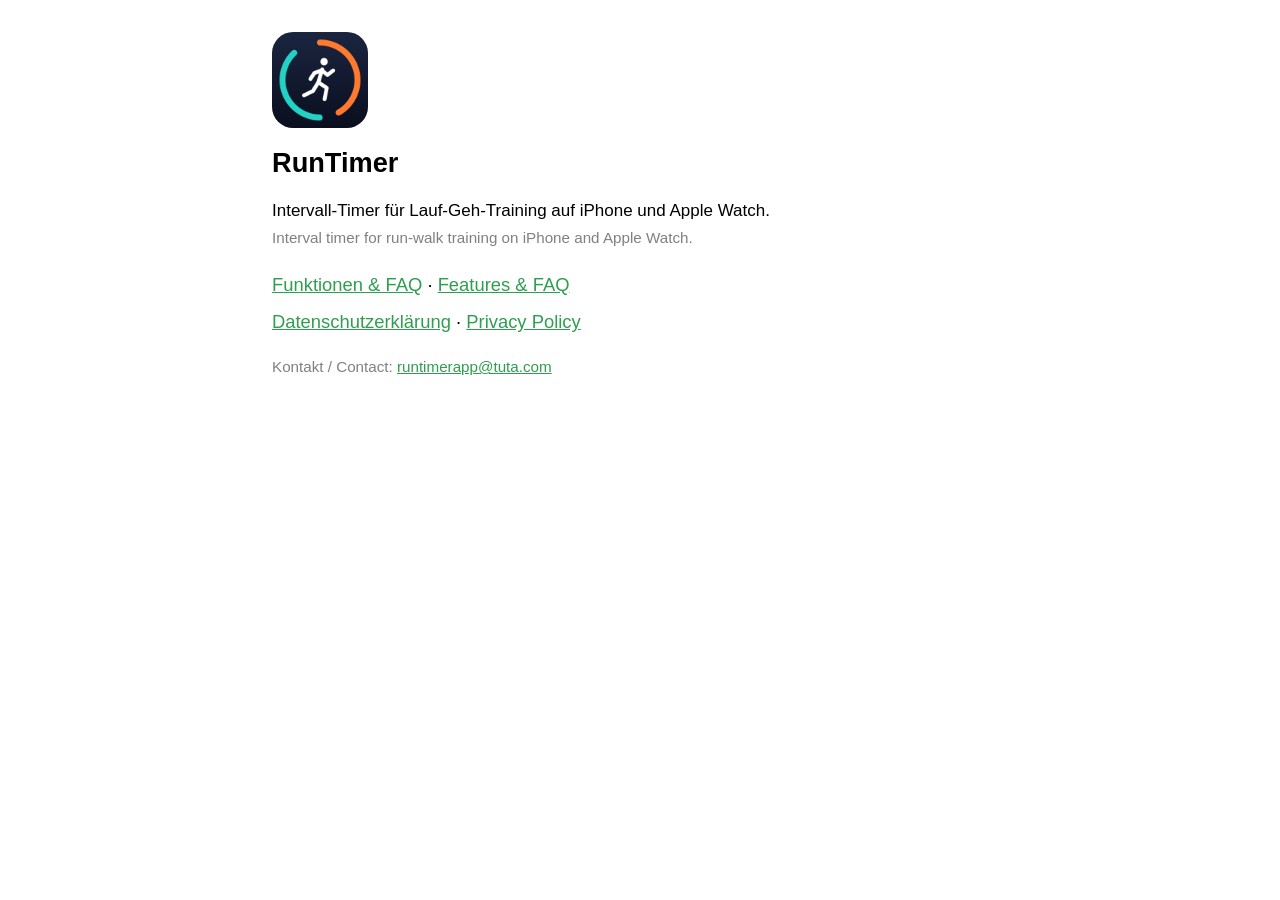
<file: index.html>
<!DOCTYPE html>
<html lang="de">
<head>
<meta charset="utf-8">
<meta name="viewport" content="width=device-width, initial-scale=1">
<title>RunTimer</title>
<link rel="stylesheet" href="style.css">
<link rel="icon" type="image/png" href="favicon.png">
<link rel="apple-touch-icon" href="apple-touch-icon.png">
</head>
<body>
<main>
<img src="logo.png" width="96" height="96" alt="RunTimer-Logo" class="logo">
<h1>RunTimer</h1>
<p>Intervall-Timer für Lauf-Geh-Training auf iPhone und Apple Watch.<br>
<span class="meta">Interval timer for run-walk training on iPhone and Apple Watch.</span></p>

<ul class="links">
  <li><a href="funktionen.html" hreflang="de">Funktionen &amp; FAQ</a> · <a href="features.html" hreflang="en">Features &amp; FAQ</a></li>
  <li><a href="datenschutz.html" hreflang="de">Datenschutzerklärung</a> · <a href="privacy.html" hreflang="en">Privacy Policy</a></li>
</ul>

<p class="meta">Kontakt / Contact: <a href="mailto:runtimerapp@tuta.com">runtimerapp@tuta.com</a></p>
</main>
</body>
</html>
</file>
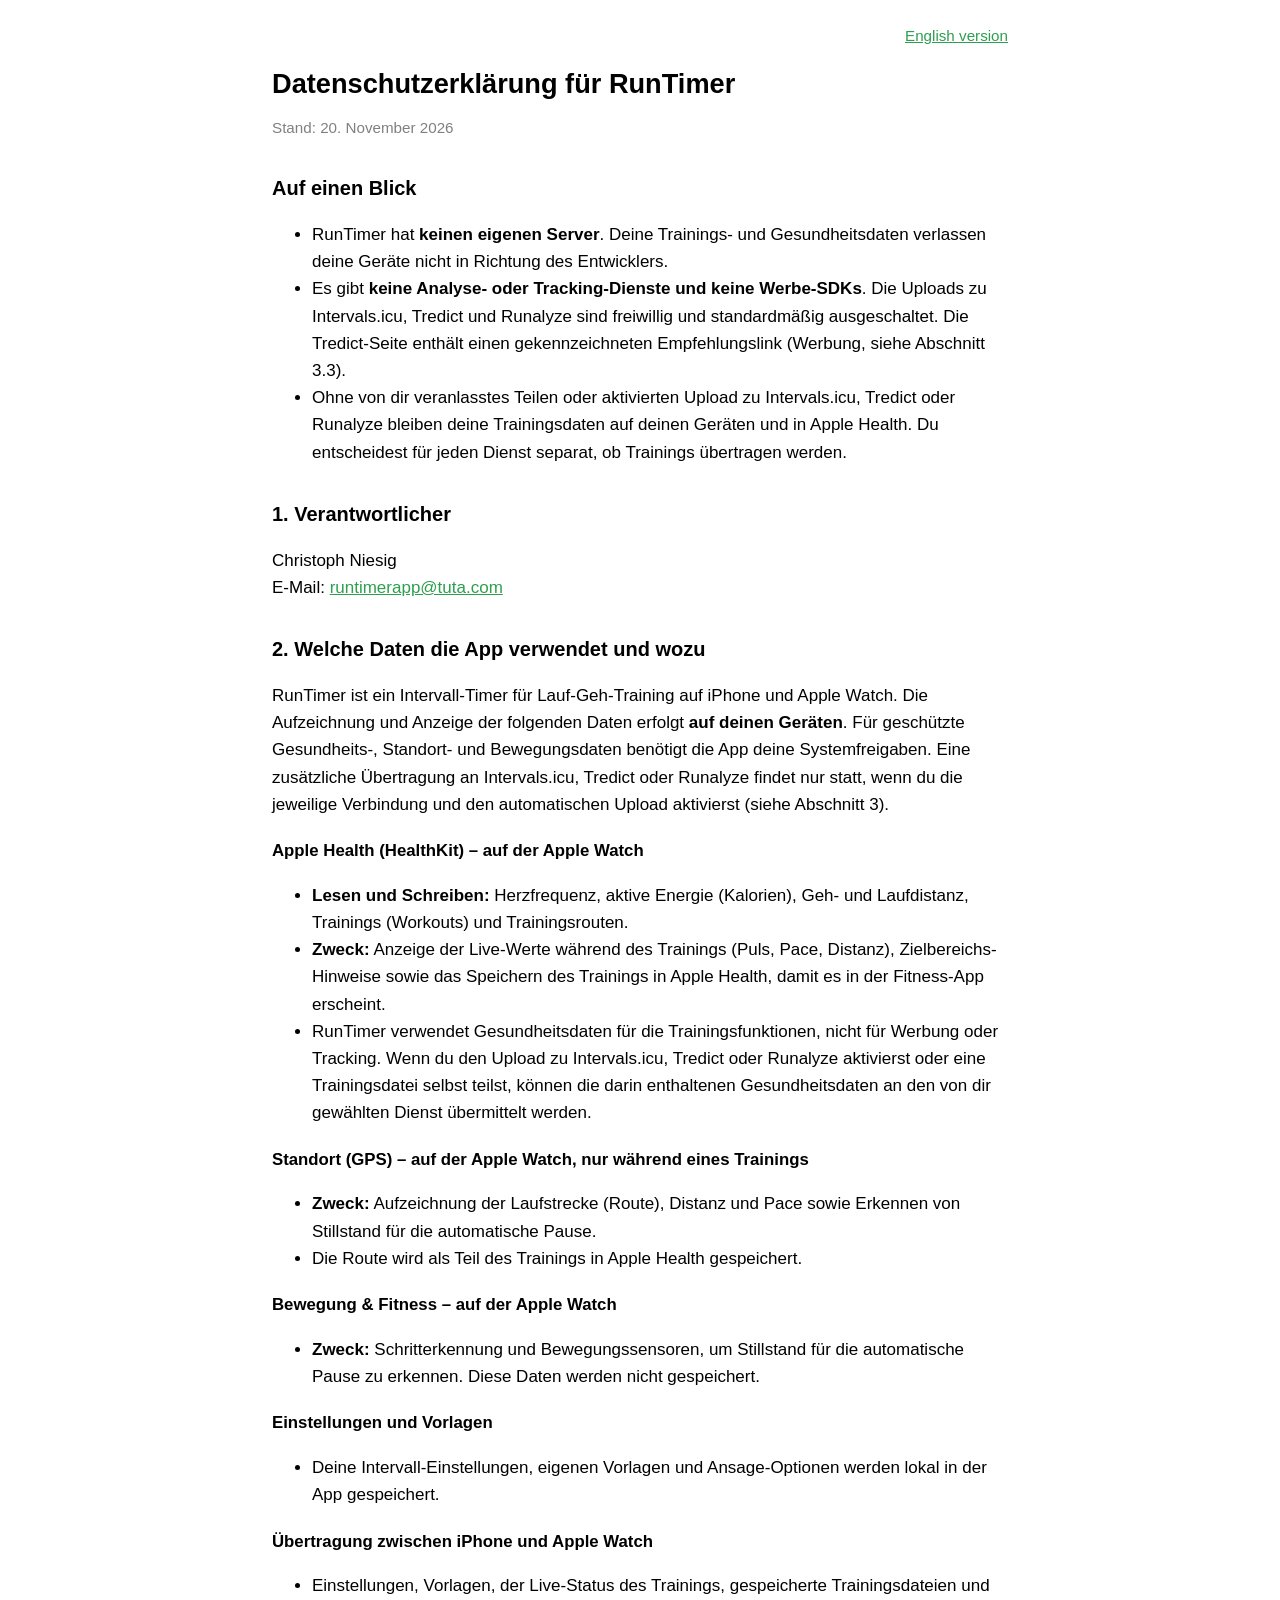
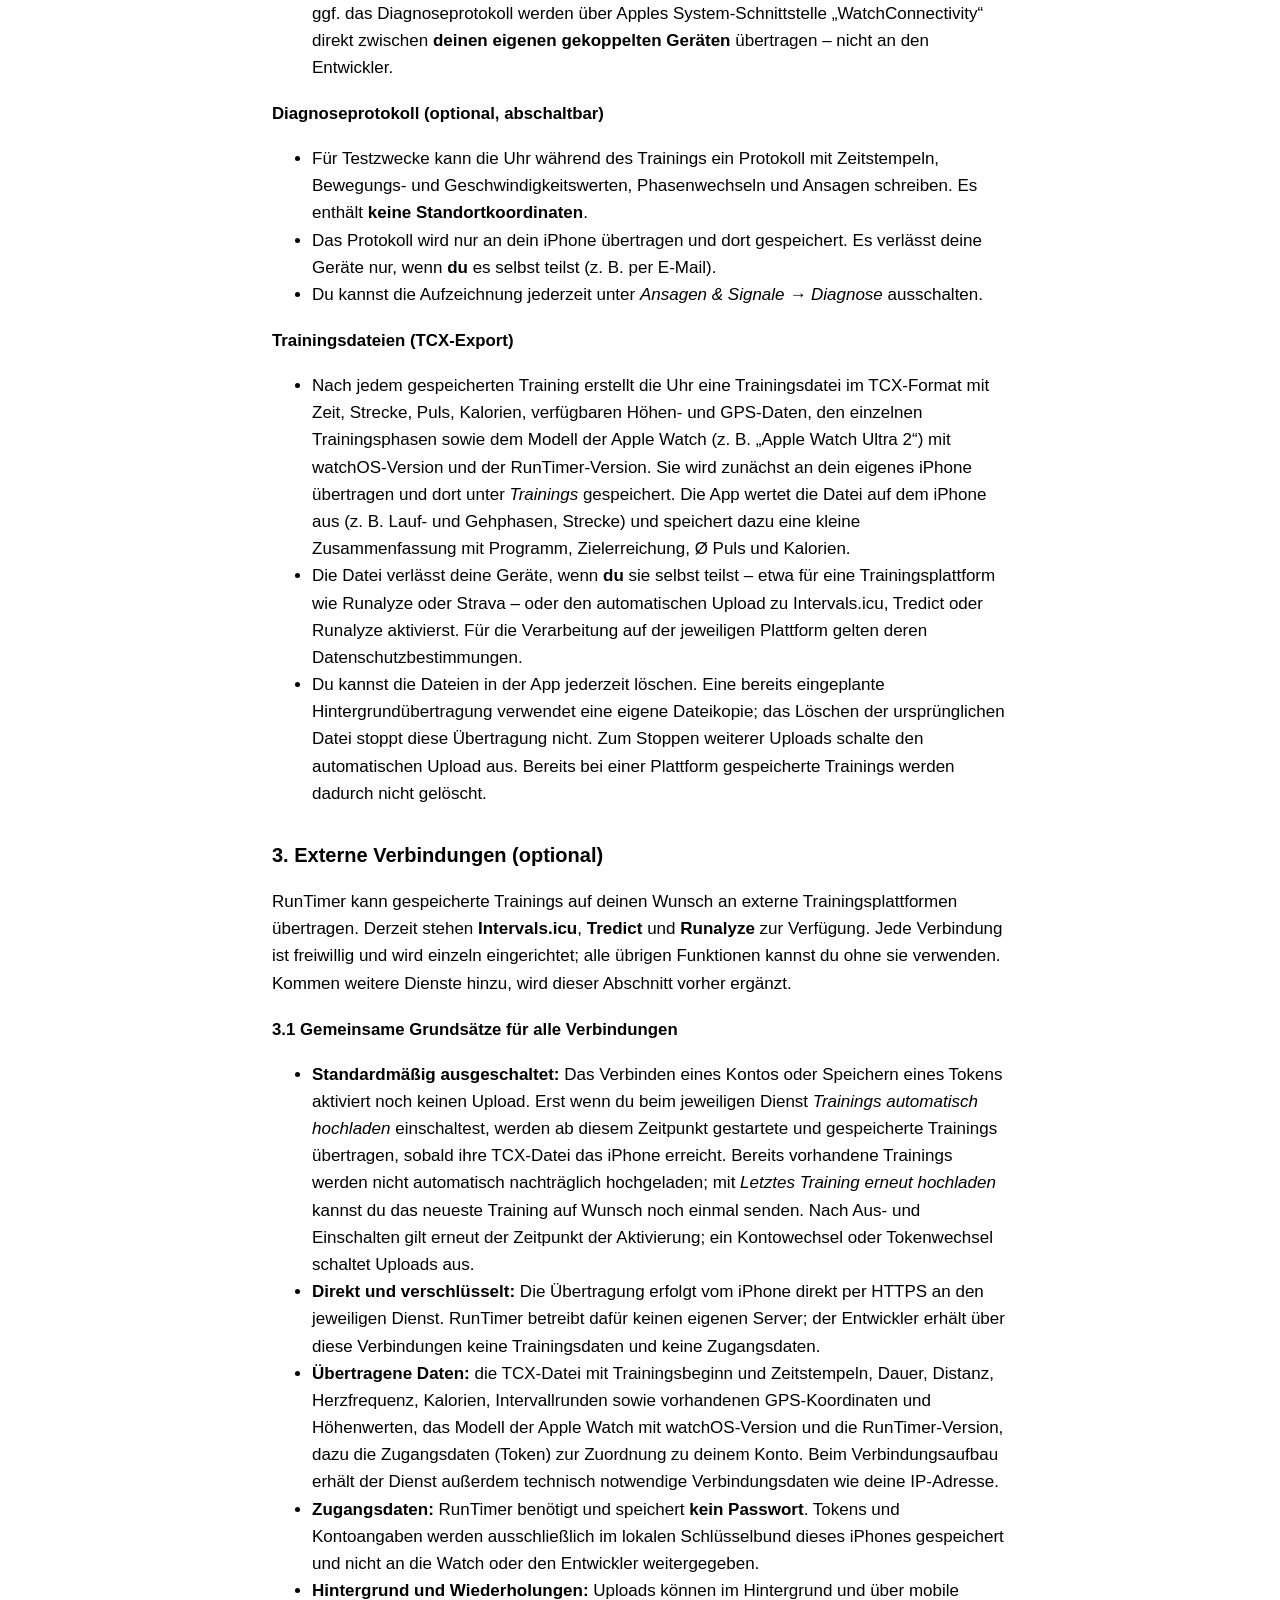
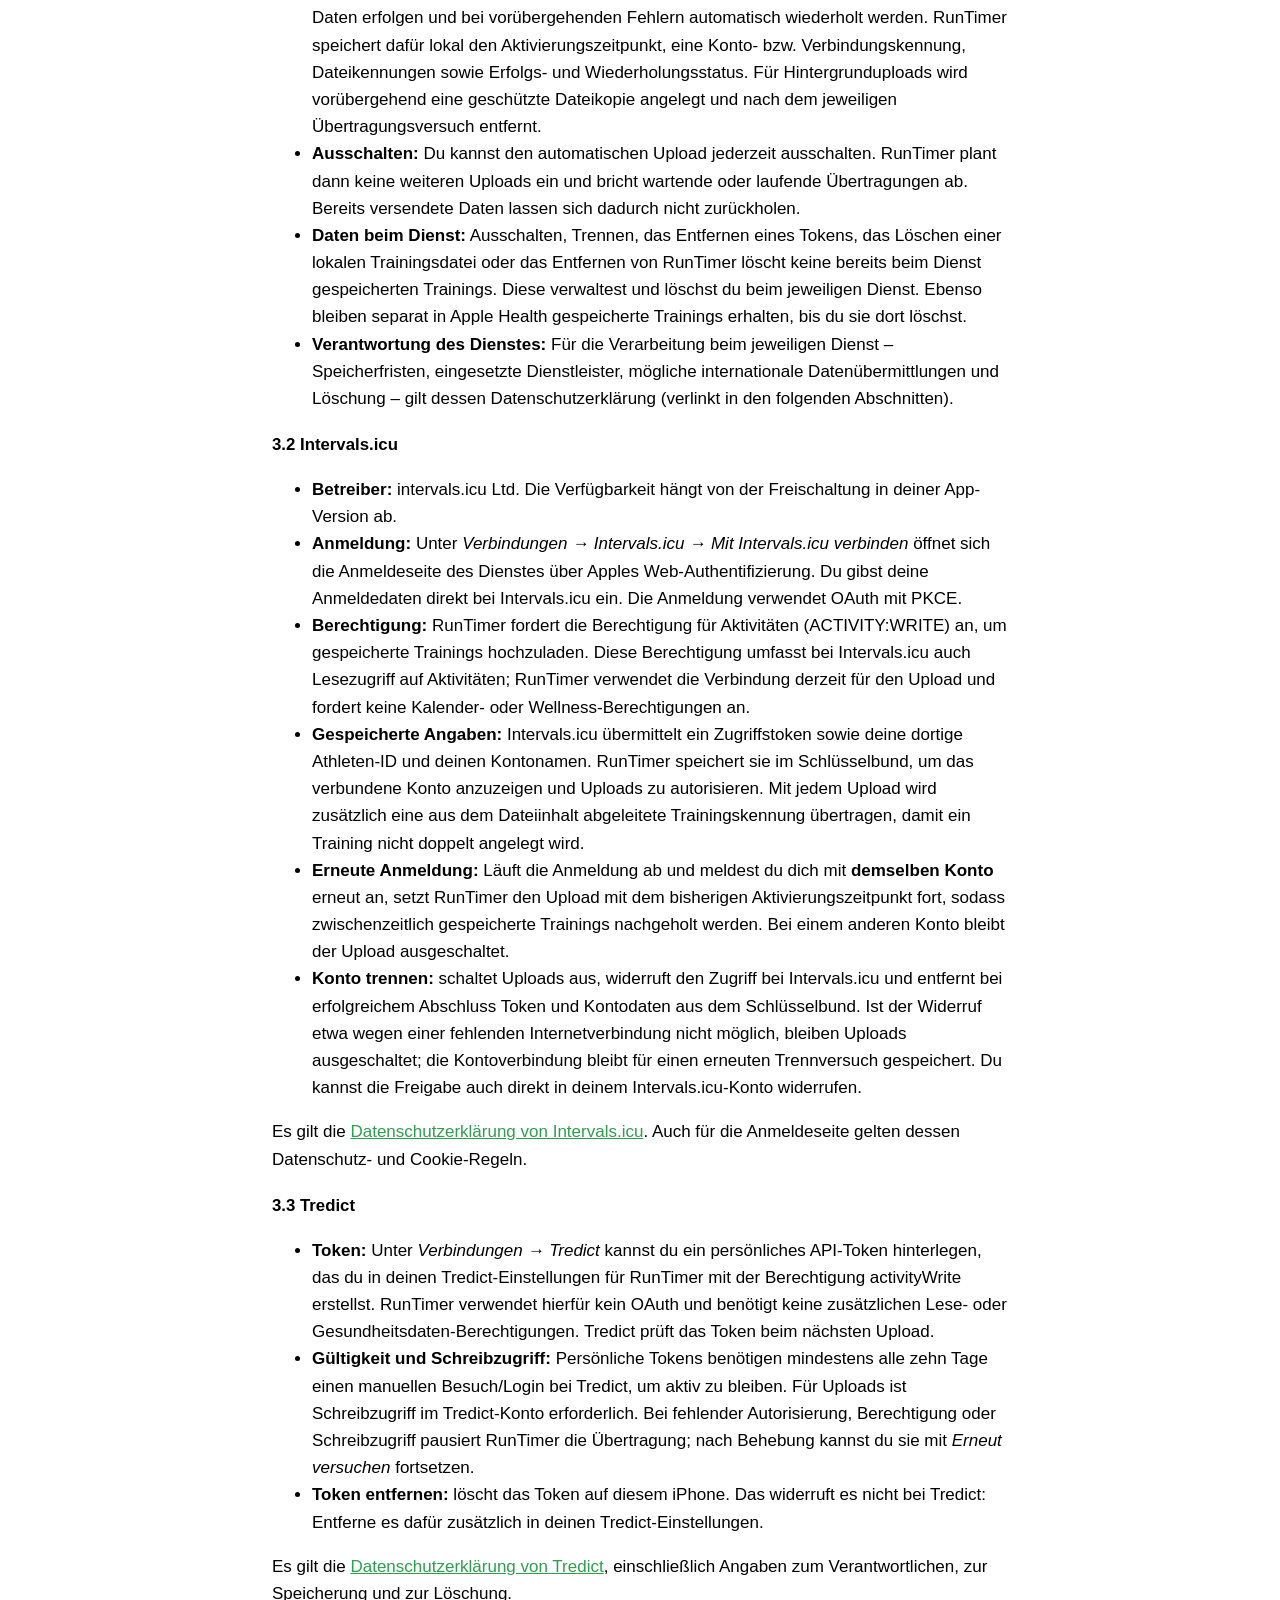
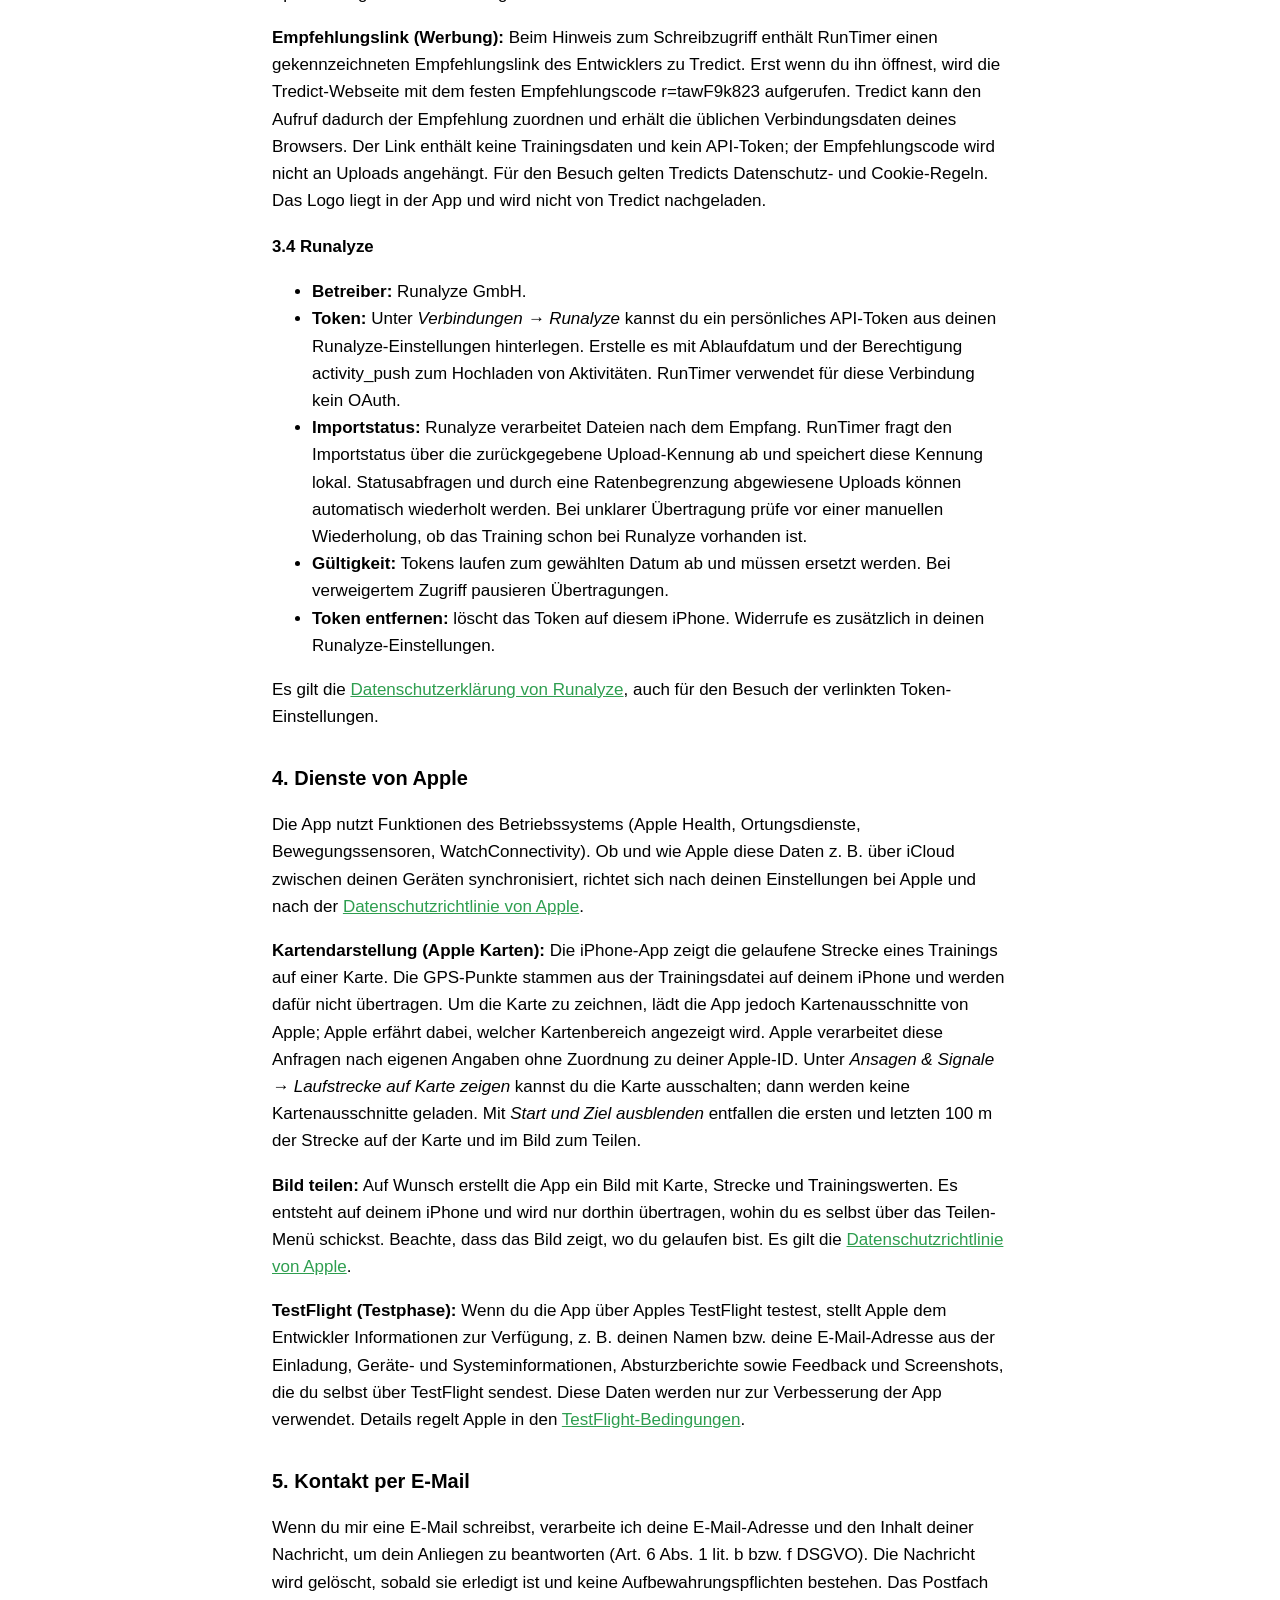
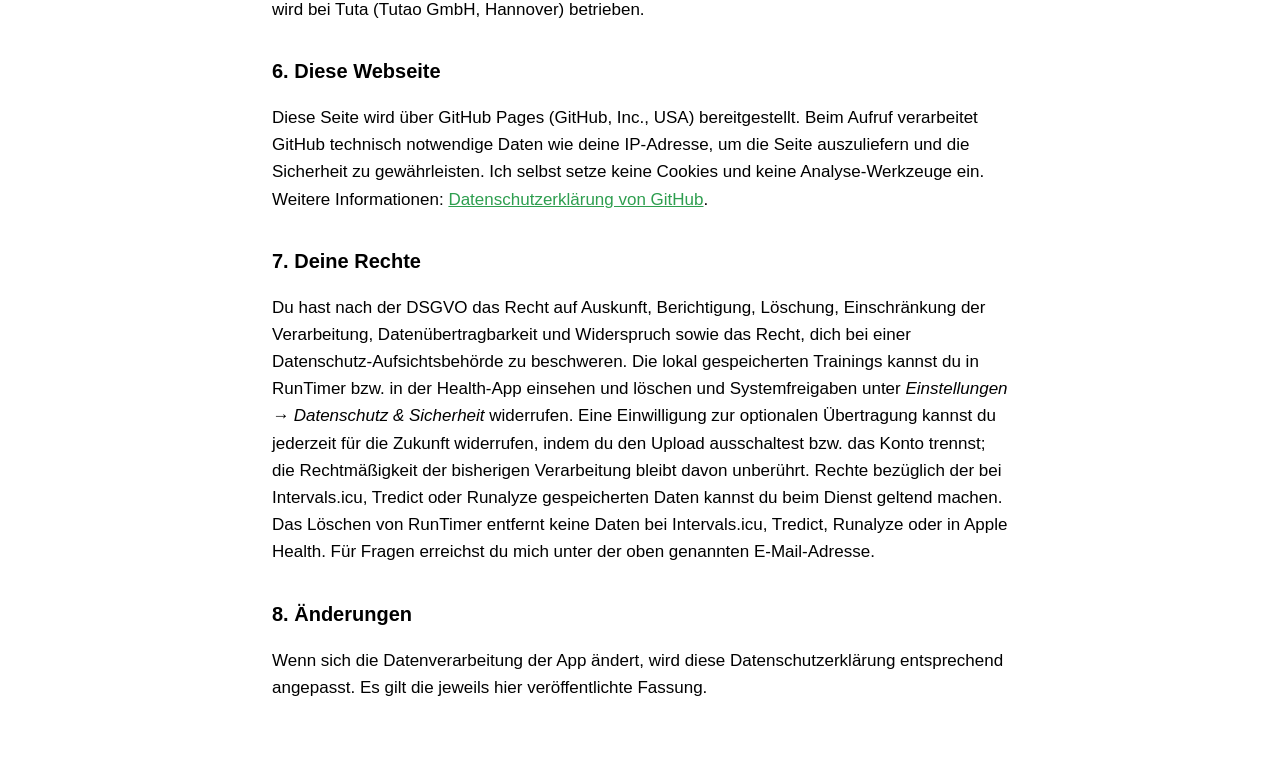
<file: datenschutz.html>
<!DOCTYPE html>
<html lang="de">
<head>
<meta charset="utf-8">
<meta name="viewport" content="width=device-width, initial-scale=1">
<title>RunTimer – Datenschutzerklärung</title>
<link rel="stylesheet" href="style.css">
<link rel="icon" type="image/png" href="favicon.png">
<link rel="apple-touch-icon" href="apple-touch-icon.png">
</head>
<body>
<main>
<p class="lang"><a href="privacy.html" hreflang="en">English version</a></p>
<h1>Datenschutzerklärung für RunTimer</h1>
<p class="meta">Stand: 20. November 2026</p>
<h2>Auf einen Blick</h2>
<ul>
  <li>RunTimer hat <b>keinen eigenen Server</b>. Deine Trainings- und Gesundheitsdaten verlassen deine Geräte nicht in Richtung des Entwicklers.</li>
  <li>Es gibt <b>keine Analyse- oder Tracking-Dienste und keine Werbe-SDKs</b>. Die Uploads zu Intervals.icu, Tredict und Runalyze sind freiwillig und standardmäßig ausgeschaltet. Die Tredict-Seite enthält einen gekennzeichneten Empfehlungslink (Werbung, siehe Abschnitt 3.3).</li>
  <li>Ohne von dir veranlasstes Teilen oder aktivierten Upload zu Intervals.icu, Tredict oder Runalyze bleiben deine Trainingsdaten auf deinen Geräten und in Apple Health. Du entscheidest für jeden Dienst separat, ob Trainings übertragen werden.</li>
</ul>
<h2>1. Verantwortlicher</h2>
<p>Christoph Niesig<br>
E-Mail: <a href="mailto:runtimerapp@tuta.com">runtimerapp@tuta.com</a></p>
<h2>2. Welche Daten die App verwendet und wozu</h2>
<p>RunTimer ist ein Intervall-Timer für Lauf-Geh-Training auf iPhone und Apple Watch. Die Aufzeichnung und Anzeige der folgenden Daten erfolgt <b>auf deinen Geräten</b>. Für geschützte Gesundheits-, Standort- und Bewegungsdaten benötigt die App deine Systemfreigaben. Eine zusätzliche Übertragung an Intervals.icu, Tredict oder Runalyze findet nur statt, wenn du die jeweilige Verbindung und den automatischen Upload aktivierst (siehe Abschnitt 3).</p>
<h3>Apple Health (HealthKit) – auf der Apple Watch</h3>
<ul>
  <li><b>Lesen und Schreiben:</b> Herzfrequenz, aktive Energie (Kalorien), Geh- und Laufdistanz, Trainings (Workouts) und Trainingsrouten.</li>
  <li><b>Zweck:</b> Anzeige der Live-Werte während des Trainings (Puls, Pace, Distanz), Zielbereichs-Hinweise sowie das Speichern des Trainings in Apple Health, damit es in der Fitness-App erscheint.</li>
  <li>RunTimer verwendet Gesundheitsdaten für die Trainingsfunktionen, nicht für Werbung oder Tracking. Wenn du den Upload zu Intervals.icu, Tredict oder Runalyze aktivierst oder eine Trainingsdatei selbst teilst, können die darin enthaltenen Gesundheitsdaten an den von dir gewählten Dienst übermittelt werden.</li>
</ul>
<h3>Standort (GPS) – auf der Apple Watch, nur während eines Trainings</h3>
<ul>
  <li><b>Zweck:</b> Aufzeichnung der Laufstrecke (Route), Distanz und Pace sowie Erkennen von Stillstand für die automatische Pause.</li>
  <li>Die Route wird als Teil des Trainings in Apple Health gespeichert.</li>
</ul>
<h3>Bewegung &amp; Fitness – auf der Apple Watch</h3>
<ul>
  <li><b>Zweck:</b> Schritterkennung und Bewegungssensoren, um Stillstand für die automatische Pause zu erkennen. Diese Daten werden nicht gespeichert.</li>
</ul>
<h3>Einstellungen und Vorlagen</h3>
<ul>
  <li>Deine Intervall-Einstellungen, eigenen Vorlagen und Ansage-Optionen werden lokal in der App gespeichert.</li>
</ul>
<h3>Übertragung zwischen iPhone und Apple Watch</h3>
<ul>
  <li>Einstellungen, Vorlagen, der Live-Status des Trainings, gespeicherte Trainingsdateien und ggf. das Diagnoseprotokoll werden über Apples System-Schnittstelle „WatchConnectivity“ direkt zwischen <b>deinen eigenen gekoppelten Geräten</b> übertragen – nicht an den Entwickler.</li>
</ul>
<h3>Diagnoseprotokoll (optional, abschaltbar)</h3>
<ul>
  <li>Für Testzwecke kann die Uhr während des Trainings ein Protokoll mit Zeitstempeln, Bewegungs- und Geschwindigkeitswerten, Phasenwechseln und Ansagen schreiben. Es enthält <b>keine Standortkoordinaten</b>.</li>
  <li>Das Protokoll wird nur an dein iPhone übertragen und dort gespeichert. Es verlässt deine Geräte nur, wenn <b>du</b> es selbst teilst (z. B. per E-Mail).</li>
  <li>Du kannst die Aufzeichnung jederzeit unter <i>Ansagen &amp; Signale </i><i>→</i><i> Diagnose</i> ausschalten.</li>
</ul>
<h3>Trainingsdateien (TCX-Export)</h3>
<ul>
  <li>Nach jedem gespeicherten Training erstellt die Uhr eine Trainingsdatei im TCX-Format mit Zeit, Strecke, Puls, Kalorien, verfügbaren Höhen- und GPS-Daten, den einzelnen Trainingsphasen sowie dem Modell der Apple Watch (z. B. „Apple Watch Ultra 2“) mit watchOS-Version und der RunTimer-Version. Sie wird zunächst an dein eigenes iPhone übertragen und dort unter <i>Trainings</i> gespeichert. Die App wertet die Datei auf dem iPhone aus (z. B. Lauf- und Gehphasen, Strecke) und speichert dazu eine kleine Zusammenfassung mit Programm, Zielerreichung, Ø Puls und Kalorien.</li>
  <li>Die Datei verlässt deine Geräte, wenn <b>du</b> sie selbst teilst – etwa für eine Trainingsplattform wie Runalyze oder Strava – oder den automatischen Upload zu Intervals.icu, Tredict oder Runalyze aktivierst. Für die Verarbeitung auf der jeweiligen Plattform gelten deren Datenschutzbestimmungen.</li>
  <li>Du kannst die Dateien in der App jederzeit löschen. Eine bereits eingeplante Hintergrundübertragung verwendet eine eigene Dateikopie; das Löschen der ursprünglichen Datei stoppt diese Übertragung nicht. Zum Stoppen weiterer Uploads schalte den automatischen Upload aus. Bereits bei einer Plattform gespeicherte Trainings werden dadurch nicht gelöscht.</li>
</ul>
<h2>3. Externe Verbindungen (optional)</h2>
<p>RunTimer kann gespeicherte Trainings auf deinen Wunsch an externe Trainingsplattformen übertragen. Derzeit stehen <b>Intervals.icu</b>, <b>Tredict</b> und <b>Runalyze</b> zur Verfügung. Jede Verbindung ist freiwillig und wird einzeln eingerichtet; alle übrigen Funktionen kannst du ohne sie verwenden. Kommen weitere Dienste hinzu, wird dieser Abschnitt vorher ergänzt.</p>

<h3>3.1 Gemeinsame Grundsätze für alle Verbindungen</h3>
<ul>
  <li><b>Standardmäßig ausgeschaltet:</b> Das Verbinden eines Kontos oder Speichern eines Tokens aktiviert noch keinen Upload. Erst wenn du beim jeweiligen Dienst <i>Trainings automatisch hochladen</i> einschaltest, werden ab diesem Zeitpunkt gestartete und gespeicherte Trainings übertragen, sobald ihre TCX-Datei das iPhone erreicht. Bereits vorhandene Trainings werden nicht automatisch nachträglich hochgeladen; mit <i>Letztes Training erneut hochladen</i> kannst du das neueste Training auf Wunsch noch einmal senden. Nach Aus- und Einschalten gilt erneut der Zeitpunkt der Aktivierung; ein Kontowechsel oder Tokenwechsel schaltet Uploads aus.</li>
  <li><b>Direkt und verschlüsselt:</b> Die Übertragung erfolgt vom iPhone direkt per HTTPS an den jeweiligen Dienst. RunTimer betreibt dafür keinen eigenen Server; der Entwickler erhält über diese Verbindungen keine Trainingsdaten und keine Zugangsdaten.</li>
  <li><b>Übertragene Daten:</b> die TCX-Datei mit Trainingsbeginn und Zeitstempeln, Dauer, Distanz, Herzfrequenz, Kalorien, Intervallrunden sowie vorhandenen GPS-Koordinaten und Höhenwerten, das Modell der Apple Watch mit watchOS-Version und die RunTimer-Version, dazu die Zugangsdaten (Token) zur Zuordnung zu deinem Konto. Beim Verbindungsaufbau erhält der Dienst außerdem technisch notwendige Verbindungsdaten wie deine IP-Adresse.</li>
  <li><b>Zugangsdaten:</b> RunTimer benötigt und speichert <b>kein Passwort</b>. Tokens und Kontoangaben werden ausschließlich im lokalen Schlüsselbund dieses iPhones gespeichert und nicht an die Watch oder den Entwickler weitergegeben.</li>
  <li><b>Hintergrund und Wiederholungen:</b> Uploads können im Hintergrund und über mobile Daten erfolgen und bei vorübergehenden Fehlern automatisch wiederholt werden. RunTimer speichert dafür lokal den Aktivierungszeitpunkt, eine Konto- bzw. Verbindungskennung, Dateikennungen sowie Erfolgs- und Wiederholungsstatus. Für Hintergrunduploads wird vorübergehend eine geschützte Dateikopie angelegt und nach dem jeweiligen Übertragungsversuch entfernt.</li>
  <li><b>Ausschalten:</b> Du kannst den automatischen Upload jederzeit ausschalten. RunTimer plant dann keine weiteren Uploads ein und bricht wartende oder laufende Übertragungen ab. Bereits versendete Daten lassen sich dadurch nicht zurückholen.</li>
  <li><b>Daten beim Dienst:</b> Ausschalten, Trennen, das Entfernen eines Tokens, das Löschen einer lokalen Trainingsdatei oder das Entfernen von RunTimer löscht keine bereits beim Dienst gespeicherten Trainings. Diese verwaltest und löschst du beim jeweiligen Dienst. Ebenso bleiben separat in Apple Health gespeicherte Trainings erhalten, bis du sie dort löschst.</li>
  <li><b>Verantwortung des Dienstes:</b> Für die Verarbeitung beim jeweiligen Dienst – Speicherfristen, eingesetzte Dienstleister, mögliche internationale Datenübermittlungen und Löschung – gilt dessen Datenschutzerklärung (verlinkt in den folgenden Abschnitten).</li>
</ul>

<h3>3.2 Intervals.icu</h3>
<ul>
  <li><b>Betreiber:</b> intervals.icu Ltd. Die Verfügbarkeit hängt von der Freischaltung in deiner App-Version ab.</li>
  <li><b>Anmeldung:</b> Unter <i>Verbindungen → Intervals.icu → Mit Intervals.icu verbinden</i> öffnet sich die Anmeldeseite des Dienstes über Apples Web-Authentifizierung. Du gibst deine Anmeldedaten direkt bei Intervals.icu ein. Die Anmeldung verwendet OAuth mit PKCE.</li>
  <li><b>Berechtigung:</b> RunTimer fordert die Berechtigung für Aktivitäten (ACTIVITY:WRITE) an, um gespeicherte Trainings hochzuladen. Diese Berechtigung umfasst bei Intervals.icu auch Lesezugriff auf Aktivitäten; RunTimer verwendet die Verbindung derzeit für den Upload und fordert keine Kalender- oder Wellness-Berechtigungen an.</li>
  <li><b>Gespeicherte Angaben:</b> Intervals.icu übermittelt ein Zugriffstoken sowie deine dortige Athleten-ID und deinen Kontonamen. RunTimer speichert sie im Schlüsselbund, um das verbundene Konto anzuzeigen und Uploads zu autorisieren. Mit jedem Upload wird zusätzlich eine aus dem Dateiinhalt abgeleitete Trainingskennung übertragen, damit ein Training nicht doppelt angelegt wird.</li>
  <li><b>Erneute Anmeldung:</b> Läuft die Anmeldung ab und meldest du dich mit <b>demselben Konto</b> erneut an, setzt RunTimer den Upload mit dem bisherigen Aktivierungszeitpunkt fort, sodass zwischenzeitlich gespeicherte Trainings nachgeholt werden. Bei einem anderen Konto bleibt der Upload ausgeschaltet.</li>
  <li><b>Konto trennen:</b> schaltet Uploads aus, widerruft den Zugriff bei Intervals.icu und entfernt bei erfolgreichem Abschluss Token und Kontodaten aus dem Schlüsselbund. Ist der Widerruf etwa wegen einer fehlenden Internetverbindung nicht möglich, bleiben Uploads ausgeschaltet; die Kontoverbindung bleibt für einen erneuten Trennversuch gespeichert. Du kannst die Freigabe auch direkt in deinem Intervals.icu-Konto widerrufen.</li>
</ul>
<p>Es gilt die <a href="https://www.intervals.icu/privacy-policy/">Datenschutzerklärung von Intervals.icu</a>. Auch für die Anmeldeseite gelten dessen Datenschutz- und Cookie-Regeln.</p>

<h3>3.3 Tredict</h3>
<ul>
  <li><b>Token:</b> Unter <i>Verbindungen → Tredict</i> kannst du ein persönliches API-Token hinterlegen, das du in deinen Tredict-Einstellungen für RunTimer mit der Berechtigung activityWrite erstellst. RunTimer verwendet hierfür kein OAuth und benötigt keine zusätzlichen Lese- oder Gesundheitsdaten-Berechtigungen. Tredict prüft das Token beim nächsten Upload.</li>
  <li><b>Gültigkeit und Schreibzugriff:</b> Persönliche Tokens benötigen mindestens alle zehn Tage einen manuellen Besuch/Login bei Tredict, um aktiv zu bleiben. Für Uploads ist Schreibzugriff im Tredict-Konto erforderlich. Bei fehlender Autorisierung, Berechtigung oder Schreibzugriff pausiert RunTimer die Übertragung; nach Behebung kannst du sie mit <i>Erneut versuchen</i> fortsetzen.</li>
  <li><b>Token entfernen:</b> löscht das Token auf diesem iPhone. Das widerruft es nicht bei Tredict: Entferne es dafür zusätzlich in deinen Tredict-Einstellungen.</li>
</ul>
<p>Es gilt die <a href="https://www.tredict.com/privacy/">Datenschutzerklärung von Tredict</a>, einschließlich Angaben zum Verantwortlichen, zur Speicherung und zur Löschung.</p>
<p><b>Empfehlungslink (Werbung):</b> Beim Hinweis zum Schreibzugriff enthält RunTimer einen gekennzeichneten Empfehlungslink des Entwicklers zu Tredict. Erst wenn du ihn öffnest, wird die Tredict-Webseite mit dem festen Empfehlungscode r=tawF9k823 aufgerufen. Tredict kann den Aufruf dadurch der Empfehlung zuordnen und erhält die üblichen Verbindungsdaten deines Browsers. Der Link enthält keine Trainingsdaten und kein API-Token; der Empfehlungscode wird nicht an Uploads angehängt. Für den Besuch gelten Tredicts Datenschutz- und Cookie-Regeln. Das Logo liegt in der App und wird nicht von Tredict nachgeladen.</p>

<h3>3.4 Runalyze</h3>
<ul>
  <li><b>Betreiber:</b> Runalyze GmbH.</li>
  <li><b>Token:</b> Unter <i>Verbindungen → Runalyze</i> kannst du ein persönliches API-Token aus deinen Runalyze-Einstellungen hinterlegen. Erstelle es mit Ablaufdatum und der Berechtigung activity_push zum Hochladen von Aktivitäten. RunTimer verwendet für diese Verbindung kein OAuth.</li>
  <li><b>Importstatus:</b> Runalyze verarbeitet Dateien nach dem Empfang. RunTimer fragt den Importstatus über die zurückgegebene Upload-Kennung ab und speichert diese Kennung lokal. Statusabfragen und durch eine Ratenbegrenzung abgewiesene Uploads können automatisch wiederholt werden. Bei unklarer Übertragung prüfe vor einer manuellen Wiederholung, ob das Training schon bei Runalyze vorhanden ist.</li>
  <li><b>Gültigkeit:</b> Tokens laufen zum gewählten Datum ab und müssen ersetzt werden. Bei verweigertem Zugriff pausieren Übertragungen.</li>
  <li><b>Token entfernen:</b> löscht das Token auf diesem iPhone. Widerrufe es zusätzlich in deinen Runalyze-Einstellungen.</li>
</ul>
<p>Es gilt die <a href="https://runalyze.com/en/legal/privacy">Datenschutzerklärung von Runalyze</a>, auch für den Besuch der verlinkten Token-Einstellungen.</p>
<h2>4. Dienste von Apple</h2>
<p>Die App nutzt Funktionen des Betriebssystems (Apple Health, Ortungsdienste, Bewegungssensoren, WatchConnectivity). Ob und wie Apple diese Daten z. B. über iCloud zwischen deinen Geräten synchronisiert, richtet sich nach deinen Einstellungen bei Apple und nach der <a href="https://www.apple.com/de/legal/privacy/">Datenschutzrichtlinie von Apple</a>.</p>
<p><b>Kartendarstellung (Apple Karten):</b> Die iPhone-App zeigt die gelaufene Strecke eines Trainings auf einer Karte. Die GPS-Punkte stammen aus der Trainingsdatei auf deinem iPhone und werden dafür nicht übertragen. Um die Karte zu zeichnen, lädt die App jedoch Kartenausschnitte von Apple; Apple erfährt dabei, welcher Kartenbereich angezeigt wird. Apple verarbeitet diese Anfragen nach eigenen Angaben ohne Zuordnung zu deiner Apple-ID. Unter <i>Ansagen &amp; Signale → Laufstrecke auf Karte zeigen</i> kannst du die Karte ausschalten; dann werden keine Kartenausschnitte geladen. Mit <i>Start und Ziel ausblenden</i> entfallen die ersten und letzten 100 m der Strecke auf der Karte und im Bild zum Teilen.</p>
<p><b>Bild teilen:</b> Auf Wunsch erstellt die App ein Bild mit Karte, Strecke und Trainingswerten. Es entsteht auf deinem iPhone und wird nur dorthin übertragen, wohin du es selbst über das Teilen-Menü schickst. Beachte, dass das Bild zeigt, wo du gelaufen bist. Es gilt die <a href="https://www.apple.com/de/legal/privacy/">Datenschutzrichtlinie von Apple</a>.</p>
<p><b>TestFlight (Testphase):</b> Wenn du die App über Apples TestFlight testest, stellt Apple dem Entwickler Informationen zur Verfügung, z. B. deinen Namen bzw. deine E-Mail-Adresse aus der Einladung, Geräte- und Systeminformationen, Absturzberichte sowie Feedback und Screenshots, die du selbst über TestFlight sendest. Diese Daten werden nur zur Verbesserung der App verwendet. Details regelt Apple in den <a href="https://www.apple.com/legal/internet-services/itunes/testflight/sren/terms.html">TestFlight-Bedingungen</a>.</p>
<h2>5. Kontakt per E-Mail</h2>
<p>Wenn du mir eine E-Mail schreibst, verarbeite ich deine E-Mail-Adresse und den Inhalt deiner Nachricht, um dein Anliegen zu beantworten (Art. 6 Abs. 1 lit. b bzw. f DSGVO). Die Nachricht wird gelöscht, sobald sie erledigt ist und keine Aufbewahrungspflichten bestehen. Das Postfach wird bei Tuta (Tutao GmbH, Hannover) betrieben.</p>
<h2>6. Diese Webseite</h2>
<p>Diese Seite wird über GitHub Pages (GitHub, Inc., USA) bereitgestellt. Beim Aufruf verarbeitet GitHub technisch notwendige Daten wie deine IP-Adresse, um die Seite auszuliefern und die Sicherheit zu gewährleisten. Ich selbst setze keine Cookies und keine Analyse-Werkzeuge ein. Weitere Informationen: <a href="https://docs.github.com/de/site-policy/privacy-policies/github-general-privacy-statement">Datenschutzerklärung von GitHub</a>.</p>
<h2>7. Deine Rechte</h2>
<p>Du hast nach der DSGVO das Recht auf Auskunft, Berichtigung, Löschung, Einschränkung der Verarbeitung, Datenübertragbarkeit und Widerspruch sowie das Recht, dich bei einer Datenschutz-Aufsichtsbehörde zu beschweren. Die lokal gespeicherten Trainings kannst du in RunTimer bzw. in der Health-App einsehen und löschen und Systemfreigaben unter <i>Einstellungen </i><i>→</i><i> Datenschutz &amp; Sicherheit</i> widerrufen. Eine Einwilligung zur optionalen Übertragung kannst du jederzeit für die Zukunft widerrufen, indem du den Upload ausschaltest bzw. das Konto trennst; die Rechtmäßigkeit der bisherigen Verarbeitung bleibt davon unberührt. Rechte bezüglich der bei Intervals.icu, Tredict oder Runalyze gespeicherten Daten kannst du beim Dienst geltend machen. Das Löschen von RunTimer entfernt keine Daten bei Intervals.icu, Tredict, Runalyze oder in Apple Health. Für Fragen erreichst du mich unter der oben genannten E-Mail-Adresse.</p>
<h2>8. Änderungen</h2>
<p>Wenn sich die Datenverarbeitung der App ändert, wird diese Datenschutzerklärung entsprechend angepasst. Es gilt die jeweils hier veröffentlichte Fassung.</p>
</main>
</body>
</html>
</file>
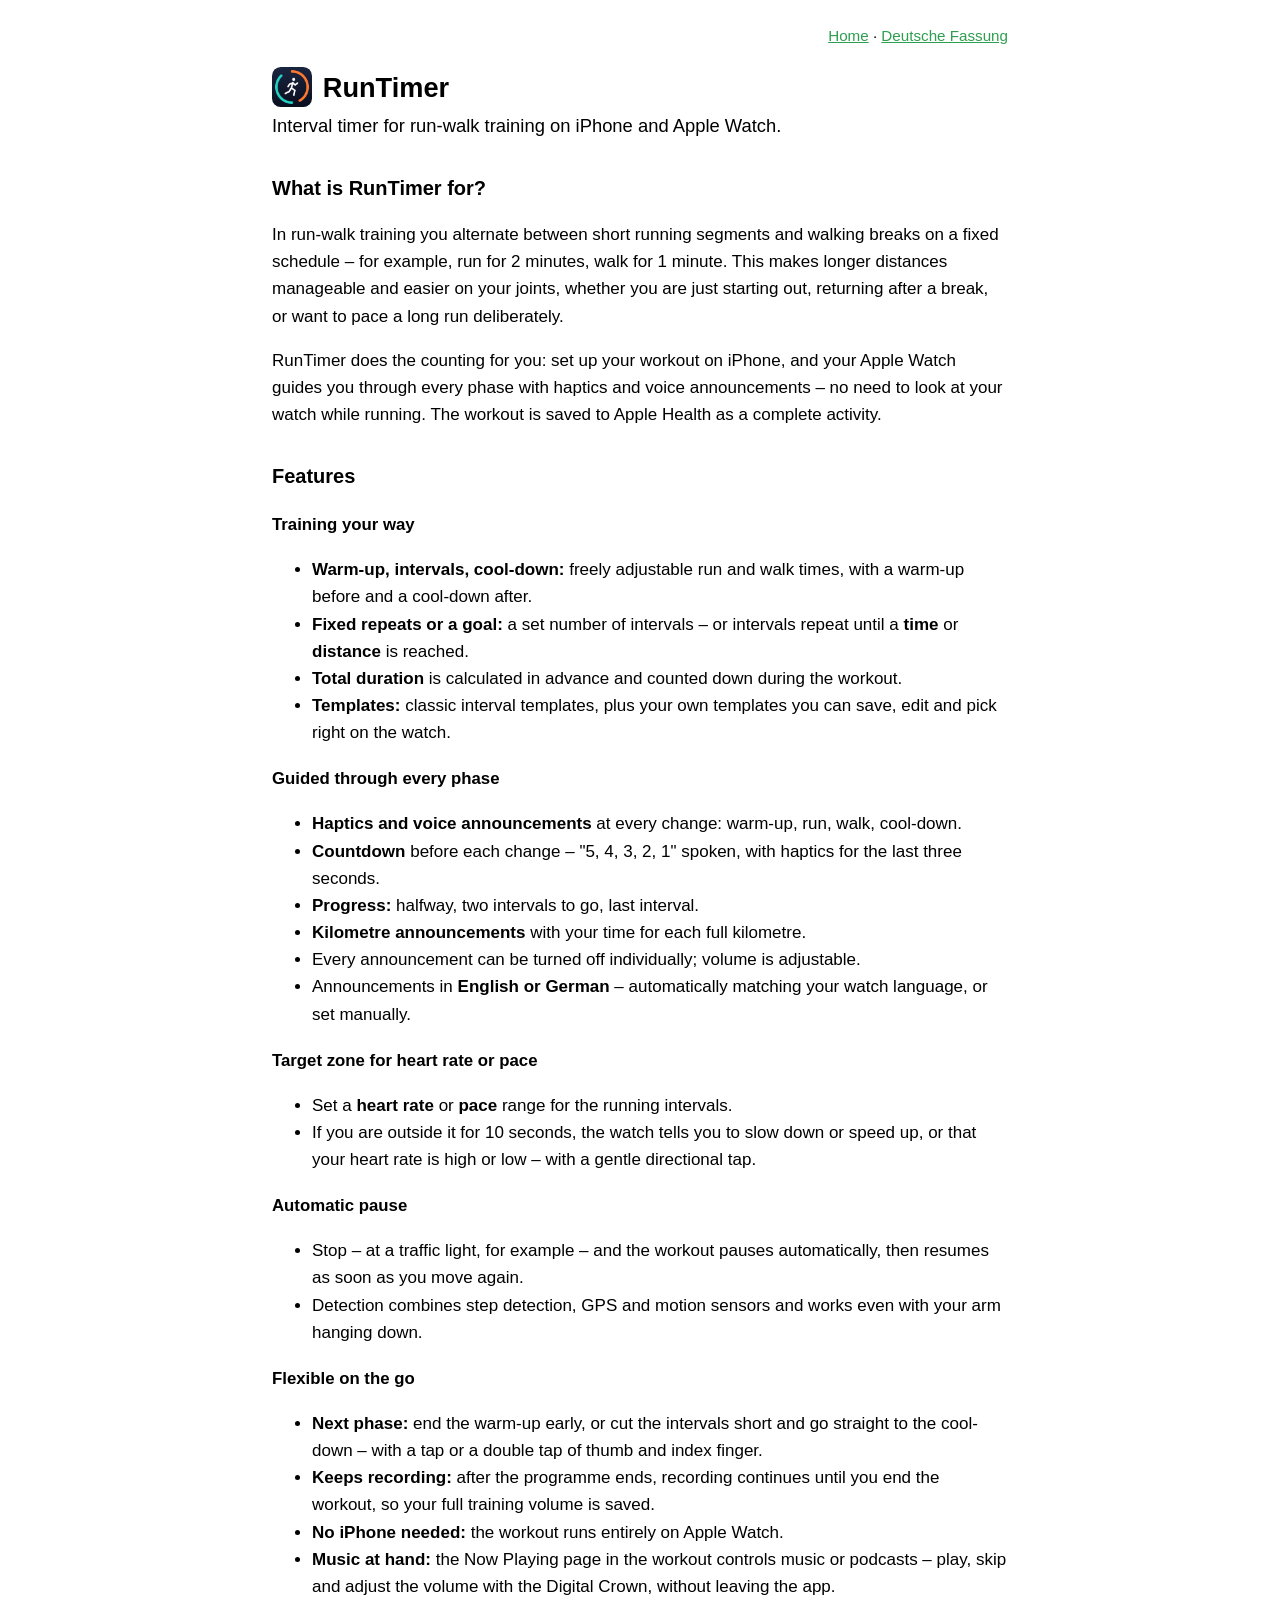
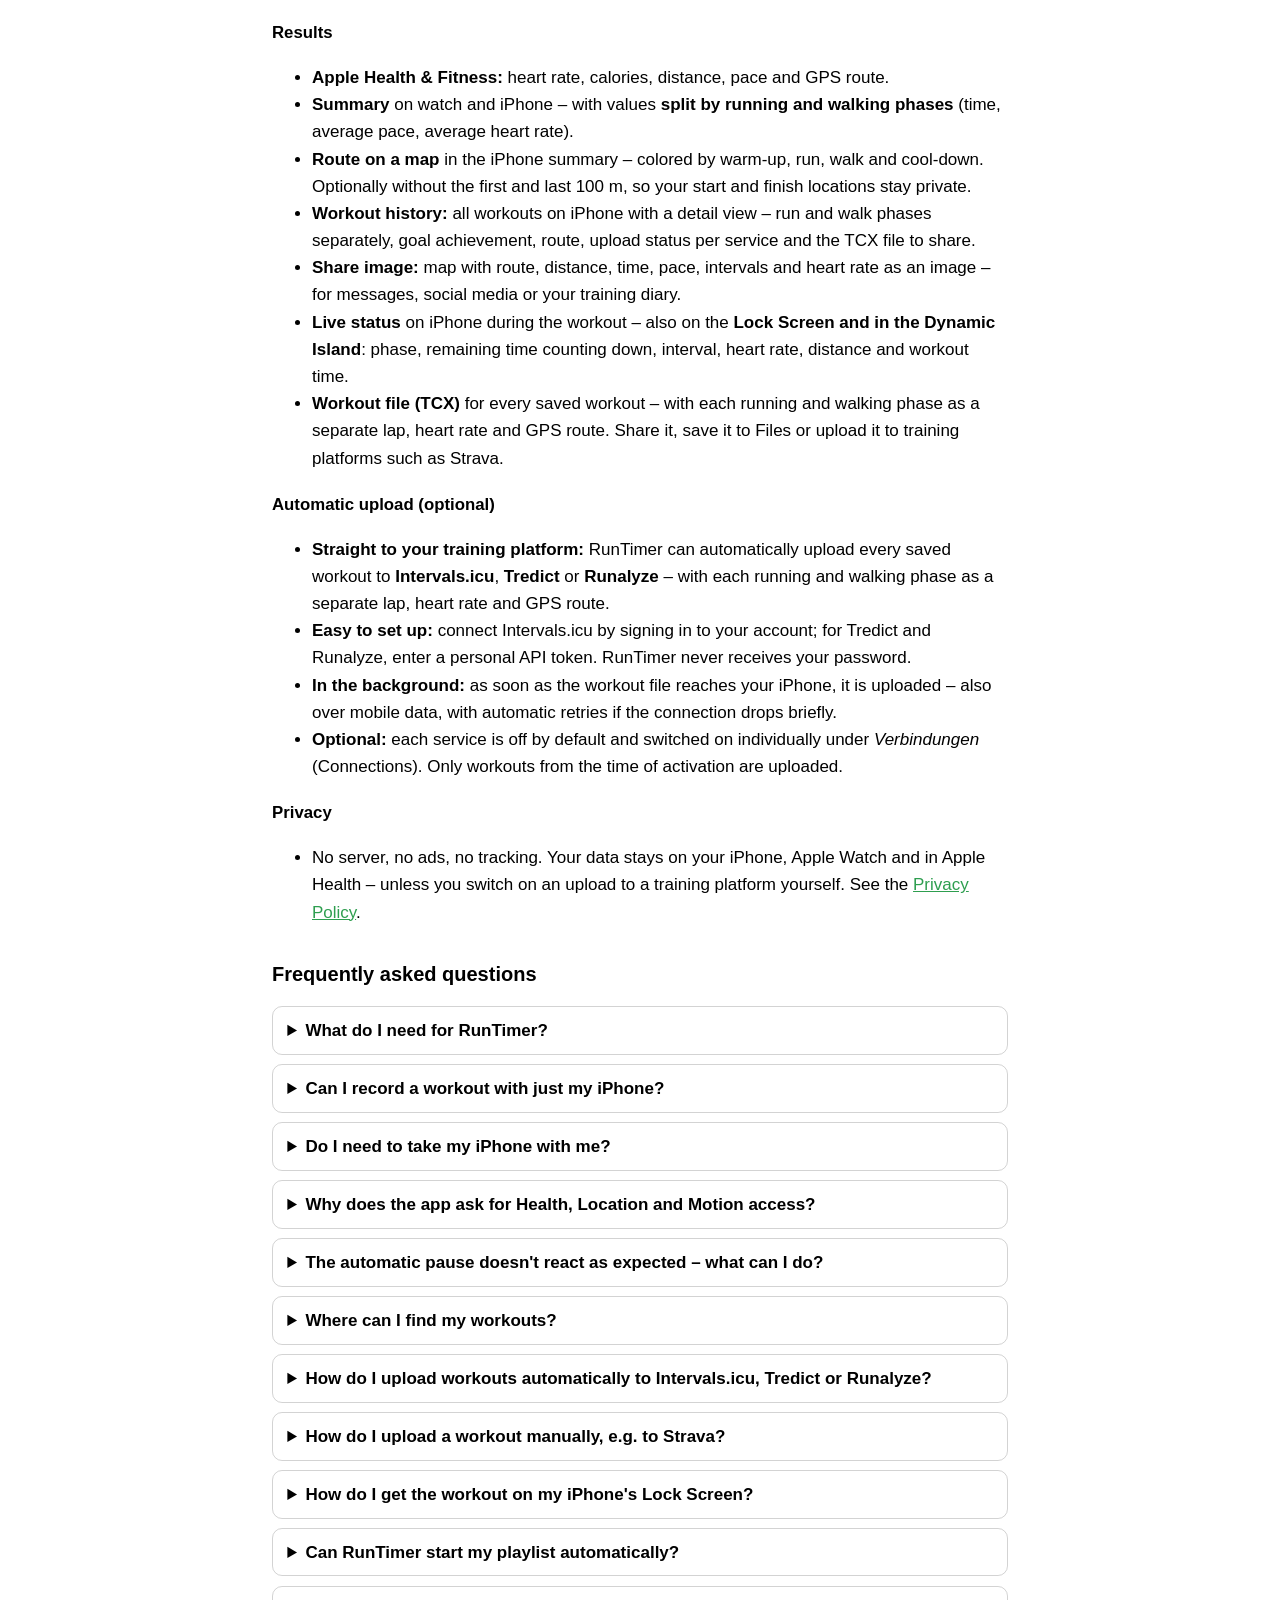
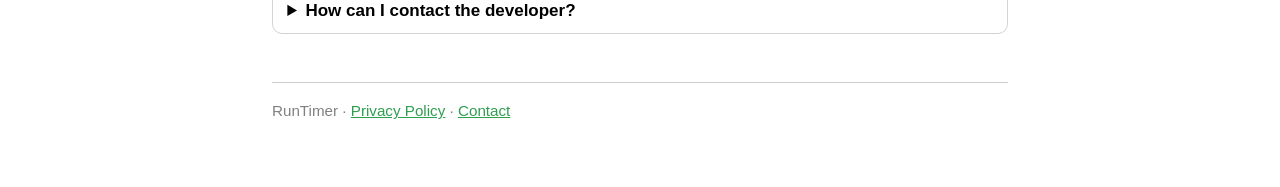
<file: features.html>
<!DOCTYPE html>
<html lang="en">
<head>
<meta charset="utf-8">
<meta name="viewport" content="width=device-width, initial-scale=1">
<title>RunTimer – Features &amp; FAQ</title>
<meta name="description" content="RunTimer is an interval timer for run-walk training on iPhone and Apple Watch.">
<link rel="stylesheet" href="style.css">
<link rel="icon" type="image/png" href="favicon.png">
<link rel="apple-touch-icon" href="apple-touch-icon.png">
</head>
<body>
<main>
<p class="lang"><a href="index.html">Home</a> · <a href="funktionen.html" hreflang="de">Deutsche Fassung</a></p>

<h1><img src="logo.png" width="40" height="40" alt="RunTimer logo" class="logo-small"> RunTimer</h1>
<p class="lead">Interval timer for run-walk training on iPhone and Apple Watch.</p>

<h2>What is RunTimer for?</h2>
<p>In run-walk training you alternate between short running segments and walking breaks on a fixed schedule – for example, run for 2 minutes, walk for 1 minute. This makes longer distances manageable and easier on your joints, whether you are just starting out, returning after a break, or want to pace a long run deliberately.</p>
<p>RunTimer does the counting for you: set up your workout on iPhone, and your Apple Watch guides you through every phase with haptics and voice announcements – no need to look at your watch while running. The workout is saved to Apple Health as a complete activity.</p>

<h2>Features</h2>

<h3>Training your way</h3>
<ul>
  <li><strong>Warm-up, intervals, cool-down:</strong> freely adjustable run and walk times, with a warm-up before and a cool-down after.</li>
  <li><strong>Fixed repeats or a goal:</strong> a set number of intervals – or intervals repeat until a <strong>time</strong> or <strong>distance</strong> is reached.</li>
  <li><strong>Total duration</strong> is calculated in advance and counted down during the workout.</li>
  <li><strong>Templates:</strong> classic interval templates, plus your own templates you can save, edit and pick right on the watch.</li>
</ul>

<h3>Guided through every phase</h3>
<ul>
  <li><strong>Haptics and voice announcements</strong> at every change: warm-up, run, walk, cool-down.</li>
  <li><strong>Countdown</strong> before each change – "5, 4, 3, 2, 1" spoken, with haptics for the last three seconds.</li>
  <li><strong>Progress:</strong> halfway, two intervals to go, last interval.</li>
  <li><strong>Kilometre announcements</strong> with your time for each full kilometre.</li>
  <li>Every announcement can be turned off individually; volume is adjustable.</li>
  <li>Announcements in <strong>English or German</strong> – automatically matching your watch language, or set manually.</li>
</ul>

<h3>Target zone for heart rate or pace</h3>
<ul>
  <li>Set a <strong>heart rate</strong> or <strong>pace</strong> range for the running intervals.</li>
  <li>If you are outside it for 10 seconds, the watch tells you to slow down or speed up, or that your heart rate is high or low – with a gentle directional tap.</li>
</ul>

<h3>Automatic pause</h3>
<ul>
  <li>Stop – at a traffic light, for example – and the workout pauses automatically, then resumes as soon as you move again.</li>
  <li>Detection combines step detection, GPS and motion sensors and works even with your arm hanging down.</li>
</ul>

<h3>Flexible on the go</h3>
<ul>
  <li><strong>Next phase:</strong> end the warm-up early, or cut the intervals short and go straight to the cool-down – with a tap or a double tap of thumb and index finger.</li>
  <li><strong>Keeps recording:</strong> after the programme ends, recording continues until you end the workout, so your full training volume is saved.</li>
  <li><strong>No iPhone needed:</strong> the workout runs entirely on Apple Watch.</li>
  <li><strong>Music at hand:</strong> the Now Playing page in the workout controls music or podcasts – play, skip and adjust the volume with the Digital Crown, without leaving the app.</li>
</ul>

<h3>Results</h3>
<ul>
  <li><strong>Apple Health &amp; Fitness:</strong> heart rate, calories, distance, pace and GPS route.</li>
  <li><strong>Summary</strong> on watch and iPhone – with values <strong>split by running and walking phases</strong> (time, average pace, average heart rate).</li>
  <li><strong>Route on a map</strong> in the iPhone summary – colored by warm-up, run, walk and cool-down. Optionally without the first and last 100 m, so your start and finish locations stay private.</li>
  <li><strong>Workout history:</strong> all workouts on iPhone with a detail view – run and walk phases separately, goal achievement, route, upload status per service and the TCX file to share.</li>
  <li><strong>Share image:</strong> map with route, distance, time, pace, intervals and heart rate as an image – for messages, social media or your training diary.</li>
  <li><strong>Live status</strong> on iPhone during the workout – also on the <strong>Lock Screen and in the Dynamic Island</strong>: phase, remaining time counting down, interval, heart rate, distance and workout time.</li>
  <li><strong>Workout file (TCX)</strong> for every saved workout – with each running and walking phase as a separate lap, heart rate and GPS route. Share it, save it to Files or upload it to training platforms such as Strava.</li>
</ul>

<h3>Automatic upload (optional)</h3>
<ul>
  <li><strong>Straight to your training platform:</strong> RunTimer can automatically upload every saved workout to <strong>Intervals.icu</strong>, <strong>Tredict</strong> or <strong>Runalyze</strong> – with each running and walking phase as a separate lap, heart rate and GPS route.</li>
  <li><strong>Easy to set up:</strong> connect Intervals.icu by signing in to your account; for Tredict and Runalyze, enter a personal API token. RunTimer never receives your password.</li>
  <li><strong>In the background:</strong> as soon as the workout file reaches your iPhone, it is uploaded – also over mobile data, with automatic retries if the connection drops briefly.</li>
  <li><strong>Optional:</strong> each service is off by default and switched on individually under <em>Verbindungen</em> (Connections). Only workouts from the time of activation are uploaded.</li>
</ul>

<h3>Privacy</h3>
<ul>
  <li>No server, no ads, no tracking. Your data stays on your iPhone, Apple Watch and in Apple Health – unless you switch on an upload to a training platform yourself. See the <a href="privacy.html">Privacy Policy</a>.</li>
</ul>

<h2 id="faq">Frequently asked questions</h2>

<details>
  <summary>What do I need for RunTimer?</summary>
  <p>An iPhone with iOS 26.2 or later and a paired Apple Watch with watchOS 26.2 or later. You set up intervals on iPhone or directly on the watch; the workout itself runs on Apple Watch.</p>
</details>

<details>
  <summary>Can I record a workout with just my iPhone?</summary>
  <p>No. Workouts are recorded only on <strong>Apple Watch</strong> – that is where the interval timer, announcements, heart rate measurement and automatic pause run. Without an Apple Watch you cannot use RunTimer for a workout. The iPhone is used to set up intervals and templates, and shows the live status during and the summary after the workout.</p>
</details>

<details>
  <summary>Do I need to take my iPhone with me?</summary>
  <p>No. The workout runs entirely on the watch, including GPS route, heart rate and announcements. With your iPhone nearby, you also see the live status there.</p>
</details>

<details>
  <summary>Why does the app ask for Health, Location and Motion access?</summary>
  <p><strong>Health</strong> for heart rate, calories and distance during the workout and to save it. <strong>Location</strong> for distance, pace and the GPS route. <strong>Motion &amp; Fitness</strong> for step detection used by the automatic pause. All data stays on your devices unless you switch on an optional upload.</p>
</details>

<details>
  <summary>The automatic pause doesn't react as expected – what can I do?</summary>
  <p>Check that Location and Motion &amp; Fitness are allowed for RunTimer (iPhone: <em>Settings → Privacy &amp; Security</em>). Without GPS reception, e.g. indoors, detection relies on steps and motion only and reacts a little more slowly. During an automatic pause you can always tap ▶︎ to continue yourself.</p>
</details>

<details>
  <summary>Where can I find my workouts?</summary>
  <p>In the Fitness app and the Health app on iPhone – just like workouts from Apple's Workout app, including a map of your route.</p>
</details>

<details>
  <summary>How do I upload workouts automatically to Intervals.icu, Tredict or Runalyze?</summary>
  <p>In the iPhone app, open <em>Verbindungen</em> (Connections) and choose the service. For <strong>Intervals.icu</strong>, tap <em>Mit Intervals.icu verbinden</em> (Connect to Intervals.icu) and sign in there. For <strong>Tredict</strong> and <strong>Runalyze</strong>, create a personal API token in the service's settings (Tredict: activityWrite permission; Runalyze: activity_push with an expiry date) and paste it into RunTimer. Then switch on <em>Trainings automatisch hochladen</em> (Upload workouts automatically). You can follow progress under <em>Übertragungsstatus</em> (Transfer status).</p>
  <p>Note: Tredict tokens only stay active if you sign in to Tredict at least every ten days; Runalyze tokens expire on the selected date and must then be replaced.</p>
</details>

<details>
  <summary>How do I upload a workout manually, e.g. to Strava?</summary>
  <p>After each saved workout, the watch transfers a TCX file to your iPhone. You'll find it in the iPhone app under <em>Trainings</em> (Workouts). Open the workout, tap <em>Trainingsdatei teilen</em> (Share Workout File), save the file to <em>Files</em> or email it to yourself, then upload it on the platform's website via "Upload". Each running and walking phase appears there as a separate lap.</p>
</details>

<details>
  <summary>How do I get the workout on my iPhone's Lock Screen?</summary>
  <p>Open RunTimer on your iPhone before starting the workout on your watch – or briefly once during the workout. The live status then appears on the Lock Screen and in the Dynamic Island and stays up to date until the workout ends, even with your iPhone locked. iOS only allows such a Live Activity to start while the app is open. You can turn it off in iOS Settings under RunTimer → Live Activities.</p>
</details>

<details>
  <summary>Can RunTimer start my playlist automatically?</summary>
  <p>No – watchOS only allows this for Apple's own Workout app. Start your playlist in the Music app on your watch or with Siri (“Play my running playlist”) before the workout. During the workout, control it on the Now Playing page (scroll all the way down with the Digital Crown); ▶︎ resumes what you last listened to. Voice announcements briefly lower the music.</p>
</details>

<details>
  <summary>How can I contact the developer?</summary>
  <p>By email at <a href="mailto:runtimerapp@tuta.com">runtimerapp@tuta.com</a>. During beta testing, you can also send feedback directly via the TestFlight app.</p>
</details>

<p class="meta footer">RunTimer · <a href="privacy.html">Privacy Policy</a> · <a href="mailto:runtimerapp@tuta.com">Contact</a></p>
</main>
</body>
</html>
</file>
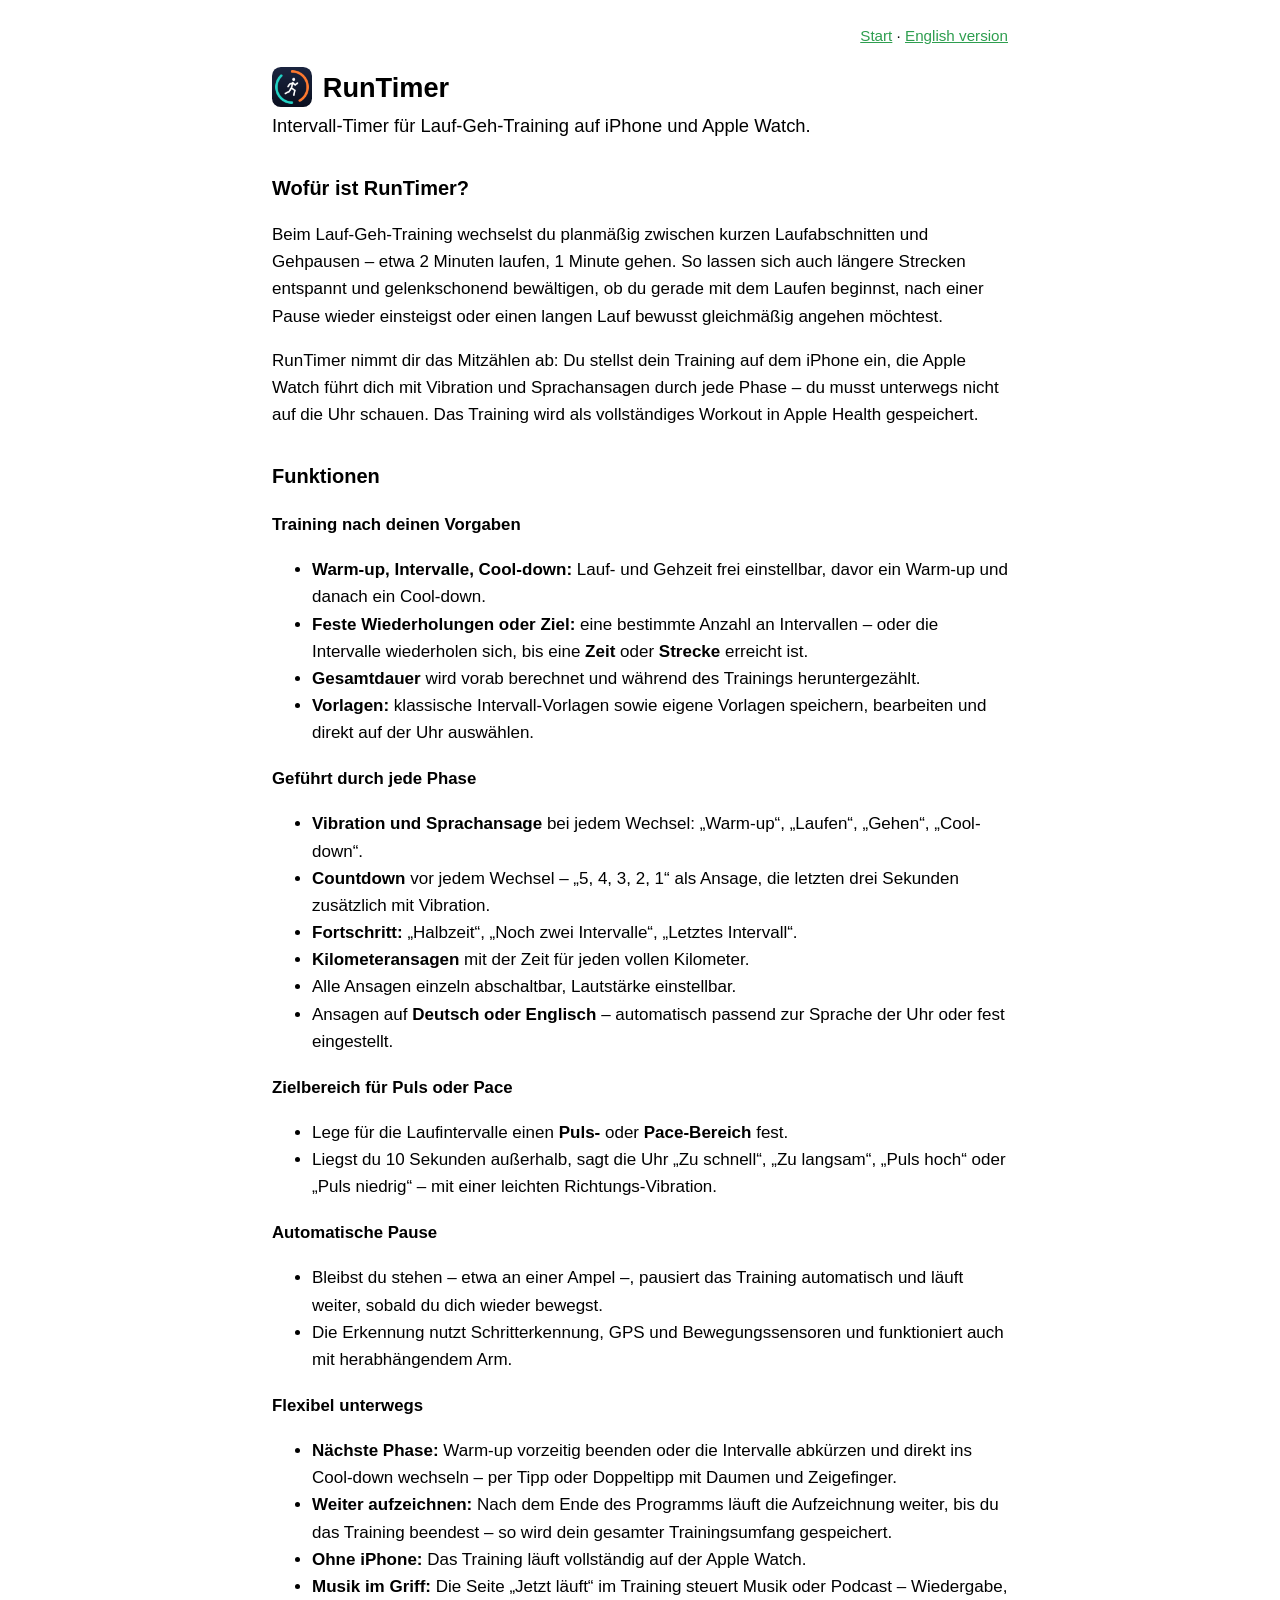
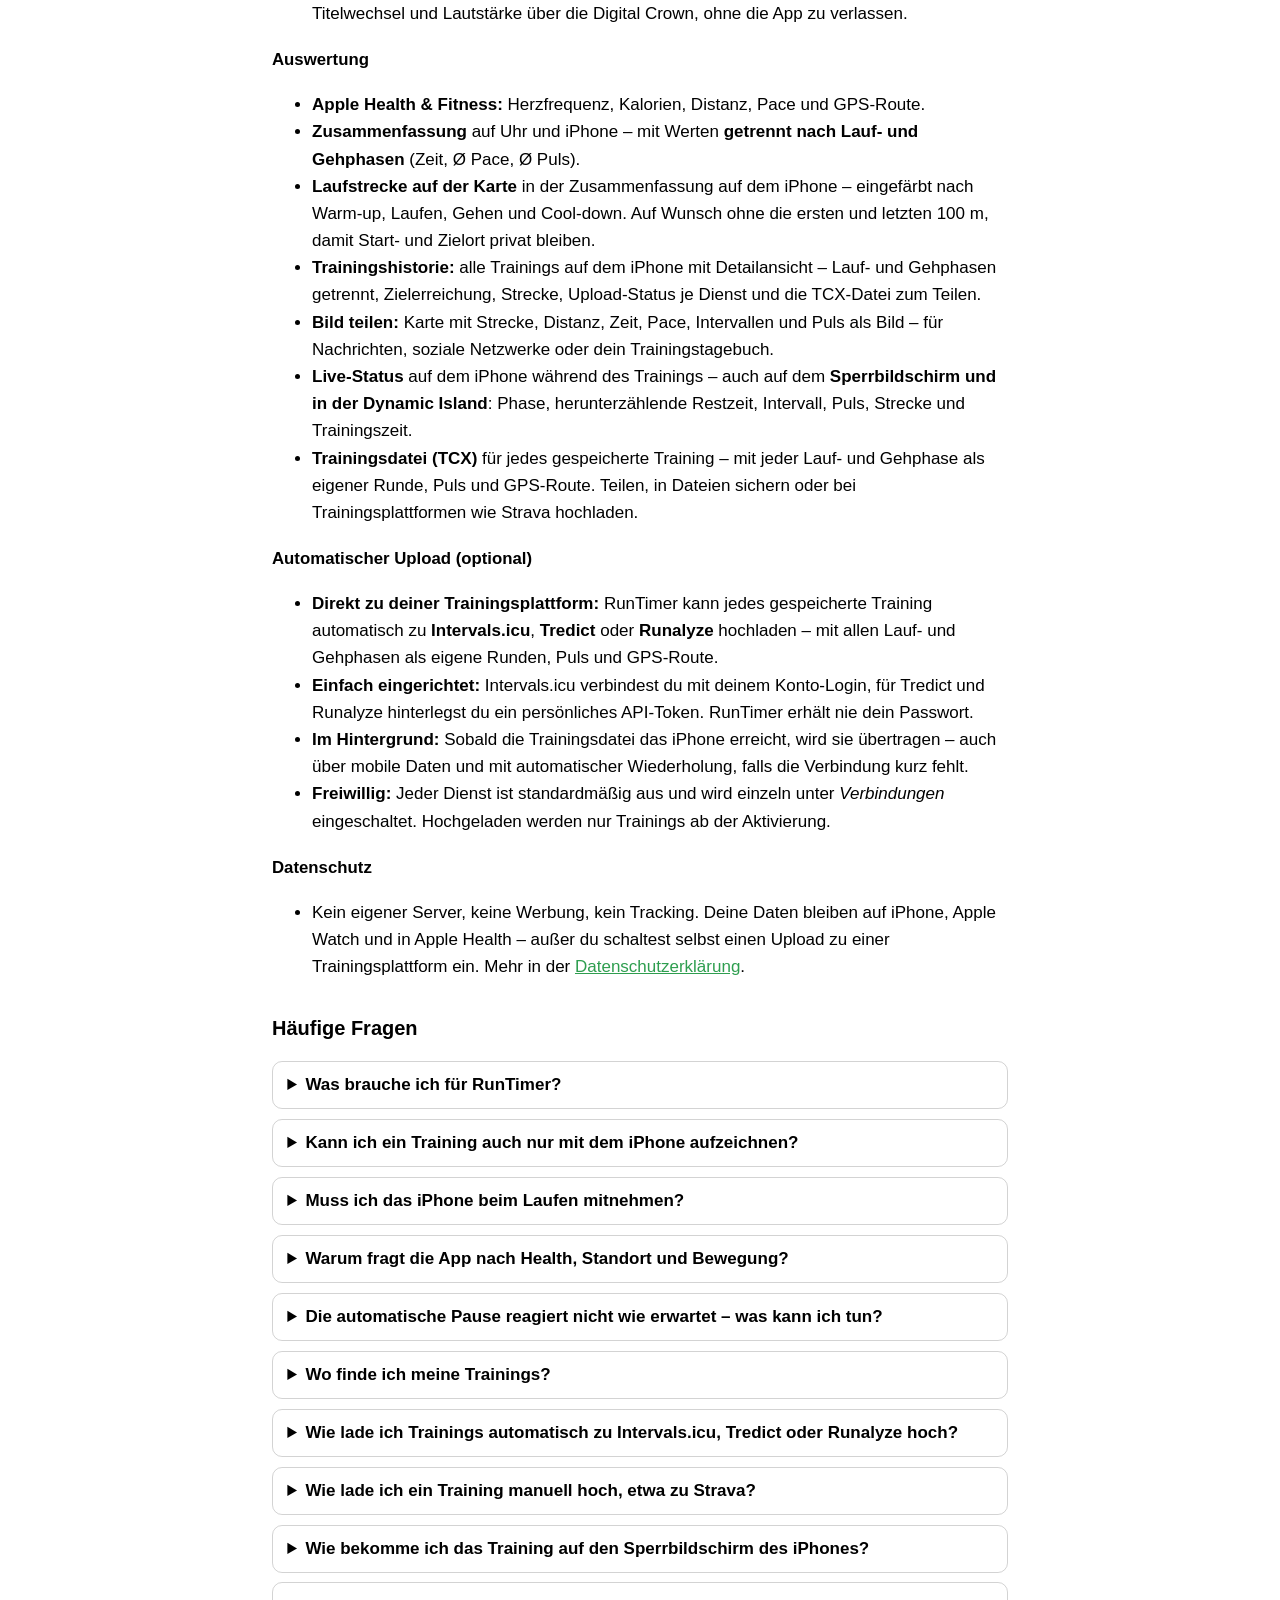
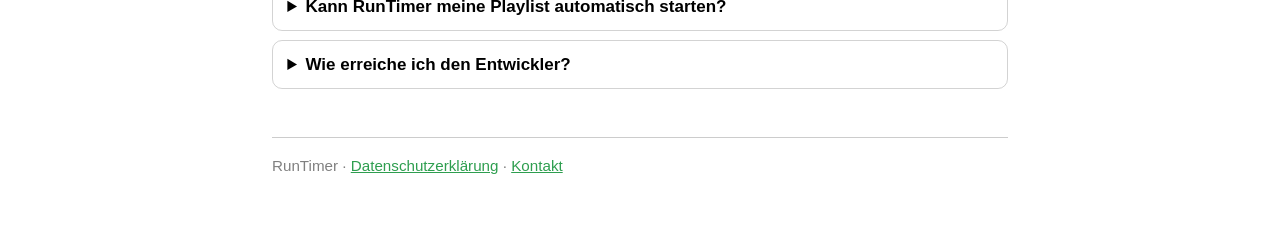
<file: funktionen.html>
<!DOCTYPE html>
<html lang="de">
<head>
<meta charset="utf-8">
<meta name="viewport" content="width=device-width, initial-scale=1">
<title>RunTimer – Funktionen &amp; FAQ</title>
<meta name="description" content="RunTimer ist ein Intervall-Timer für Lauf-Geh-Training auf iPhone und Apple Watch.">
<link rel="stylesheet" href="style.css">
<link rel="icon" type="image/png" href="favicon.png">
<link rel="apple-touch-icon" href="apple-touch-icon.png">
</head>
<body>
<main>
<p class="lang"><a href="index.html">Start</a> · <a href="features.html" hreflang="en">English version</a></p>

<h1><img src="logo.png" width="40" height="40" alt="RunTimer-Logo" class="logo-small"> RunTimer</h1>
<p class="lead">Intervall-Timer für Lauf-Geh-Training auf iPhone und Apple Watch.</p>

<h2>Wofür ist RunTimer?</h2>
<p>Beim Lauf-Geh-Training wechselst du planmäßig zwischen kurzen Laufabschnitten und Gehpausen – etwa 2 Minuten laufen, 1 Minute gehen. So lassen sich auch längere Strecken entspannt und gelenkschonend bewältigen, ob du gerade mit dem Laufen beginnst, nach einer Pause wieder einsteigst oder einen langen Lauf bewusst gleichmäßig angehen möchtest.</p>
<p>RunTimer nimmt dir das Mitzählen ab: Du stellst dein Training auf dem iPhone ein, die Apple Watch führt dich mit Vibration und Sprachansagen durch jede Phase – du musst unterwegs nicht auf die Uhr schauen. Das Training wird als vollständiges Workout in Apple Health gespeichert.</p>

<h2>Funktionen</h2>

<h3>Training nach deinen Vorgaben</h3>
<ul>
  <li><strong>Warm-up, Intervalle, Cool-down:</strong> Lauf- und Gehzeit frei einstellbar, davor ein Warm-up und danach ein Cool-down.</li>
  <li><strong>Feste Wiederholungen oder Ziel:</strong> eine bestimmte Anzahl an Intervallen – oder die Intervalle wiederholen sich, bis eine <strong>Zeit</strong> oder <strong>Strecke</strong> erreicht ist.</li>
  <li><strong>Gesamtdauer</strong> wird vorab berechnet und während des Trainings heruntergezählt.</li>
  <li><strong>Vorlagen:</strong> klassische Intervall-Vorlagen sowie eigene Vorlagen speichern, bearbeiten und direkt auf der Uhr auswählen.</li>
</ul>

<h3>Geführt durch jede Phase</h3>
<ul>
  <li><strong>Vibration und Sprachansage</strong> bei jedem Wechsel: „Warm-up“, „Laufen“, „Gehen“, „Cool-down“.</li>
  <li><strong>Countdown</strong> vor jedem Wechsel – „5, 4, 3, 2, 1“ als Ansage, die letzten drei Sekunden zusätzlich mit Vibration.</li>
  <li><strong>Fortschritt:</strong> „Halbzeit“, „Noch zwei Intervalle“, „Letztes Intervall“.</li>
  <li><strong>Kilometeransagen</strong> mit der Zeit für jeden vollen Kilometer.</li>
  <li>Alle Ansagen einzeln abschaltbar, Lautstärke einstellbar.</li>
  <li>Ansagen auf <strong>Deutsch oder Englisch</strong> – automatisch passend zur Sprache der Uhr oder fest eingestellt.</li>
</ul>

<h3>Zielbereich für Puls oder Pace</h3>
<ul>
  <li>Lege für die Laufintervalle einen <strong>Puls-</strong> oder <strong>Pace-Bereich</strong> fest.</li>
  <li>Liegst du 10 Sekunden außerhalb, sagt die Uhr „Zu schnell“, „Zu langsam“, „Puls hoch“ oder „Puls niedrig“ – mit einer leichten Richtungs-Vibration.</li>
</ul>

<h3>Automatische Pause</h3>
<ul>
  <li>Bleibst du stehen – etwa an einer Ampel –, pausiert das Training automatisch und läuft weiter, sobald du dich wieder bewegst.</li>
  <li>Die Erkennung nutzt Schritterkennung, GPS und Bewegungssensoren und funktioniert auch mit herabhängendem Arm.</li>
</ul>

<h3>Flexibel unterwegs</h3>
<ul>
  <li><strong>Nächste Phase:</strong> Warm-up vorzeitig beenden oder die Intervalle abkürzen und direkt ins Cool-down wechseln – per Tipp oder Doppeltipp mit Daumen und Zeigefinger.</li>
  <li><strong>Weiter aufzeichnen:</strong> Nach dem Ende des Programms läuft die Aufzeichnung weiter, bis du das Training beendest – so wird dein gesamter Trainingsumfang gespeichert.</li>
  <li><strong>Ohne iPhone:</strong> Das Training läuft vollständig auf der Apple Watch.</li>
  <li><strong>Musik im Griff:</strong> Die Seite „Jetzt läuft“ im Training steuert Musik oder Podcast – Wiedergabe, Titelwechsel und Lautstärke über die Digital Crown, ohne die App zu verlassen.</li>
</ul>

<h3>Auswertung</h3>
<ul>
  <li><strong>Apple Health &amp; Fitness:</strong> Herzfrequenz, Kalorien, Distanz, Pace und GPS-Route.</li>
  <li><strong>Zusammenfassung</strong> auf Uhr und iPhone – mit Werten <strong>getrennt nach Lauf- und Gehphasen</strong> (Zeit, Ø Pace, Ø Puls).</li>
  <li><strong>Laufstrecke auf der Karte</strong> in der Zusammenfassung auf dem iPhone – eingefärbt nach Warm-up, Laufen, Gehen und Cool-down. Auf Wunsch ohne die ersten und letzten 100 m, damit Start- und Zielort privat bleiben.</li>
  <li><strong>Trainingshistorie:</strong> alle Trainings auf dem iPhone mit Detailansicht – Lauf- und Gehphasen getrennt, Zielerreichung, Strecke, Upload-Status je Dienst und die TCX-Datei zum Teilen.</li>
  <li><strong>Bild teilen:</strong> Karte mit Strecke, Distanz, Zeit, Pace, Intervallen und Puls als Bild – für Nachrichten, soziale Netzwerke oder dein Trainingstagebuch.</li>
  <li><strong>Live-Status</strong> auf dem iPhone während des Trainings – auch auf dem <strong>Sperrbildschirm und in der Dynamic Island</strong>: Phase, herunterzählende Restzeit, Intervall, Puls, Strecke und Trainingszeit.</li>
  <li><strong>Trainingsdatei (TCX)</strong> für jedes gespeicherte Training – mit jeder Lauf- und Gehphase als eigener Runde, Puls und GPS-Route. Teilen, in Dateien sichern oder bei Trainingsplattformen wie Strava hochladen.</li>
</ul>

<h3>Automatischer Upload (optional)</h3>
<ul>
  <li><strong>Direkt zu deiner Trainingsplattform:</strong> RunTimer kann jedes gespeicherte Training automatisch zu <strong>Intervals.icu</strong>, <strong>Tredict</strong> oder <strong>Runalyze</strong> hochladen – mit allen Lauf- und Gehphasen als eigene Runden, Puls und GPS-Route.</li>
  <li><strong>Einfach eingerichtet:</strong> Intervals.icu verbindest du mit deinem Konto-Login, für Tredict und Runalyze hinterlegst du ein persönliches API-Token. RunTimer erhält nie dein Passwort.</li>
  <li><strong>Im Hintergrund:</strong> Sobald die Trainingsdatei das iPhone erreicht, wird sie übertragen – auch über mobile Daten und mit automatischer Wiederholung, falls die Verbindung kurz fehlt.</li>
  <li><strong>Freiwillig:</strong> Jeder Dienst ist standardmäßig aus und wird einzeln unter <em>Verbindungen</em> eingeschaltet. Hochgeladen werden nur Trainings ab der Aktivierung.</li>
</ul>

<h3>Datenschutz</h3>
<ul>
  <li>Kein eigener Server, keine Werbung, kein Tracking. Deine Daten bleiben auf iPhone, Apple Watch und in Apple Health – außer du schaltest selbst einen Upload zu einer Trainingsplattform ein. Mehr in der <a href="datenschutz.html">Datenschutzerklärung</a>.</li>
</ul>

<h2 id="faq">Häufige Fragen</h2>

<details>
  <summary>Was brauche ich für RunTimer?</summary>
  <p>Ein iPhone mit iOS 26.2 oder neuer und eine damit gekoppelte Apple Watch mit watchOS 26.2 oder neuer. Die Intervalle stellst du auf dem iPhone oder direkt auf der Uhr ein; das Training selbst läuft auf der Apple Watch.</p>
</details>

<details>
  <summary>Kann ich ein Training auch nur mit dem iPhone aufzeichnen?</summary>
  <p>Nein. Das Training wird ausschließlich auf der <strong>Apple Watch</strong> aufgezeichnet – dort laufen Intervall-Timer, Ansagen, Pulsmessung und Auto-Pause. Ohne Apple Watch kannst du RunTimer nicht für ein Training nutzen. Das iPhone dient zum Einstellen der Intervalle und Vorlagen und zeigt während des Trainings den Live-Status und danach die Zusammenfassung.</p>
</details>

<details>
  <summary>Muss ich das iPhone beim Laufen mitnehmen?</summary>
  <p>Nein. Das Training läuft vollständig auf der Uhr, inklusive GPS-Route, Puls und Ansagen. Mit iPhone in der Nähe siehst du dort zusätzlich den Live-Status.</p>
</details>

<details>
  <summary>Warum fragt die App nach Health, Standort und Bewegung?</summary>
  <p><strong>Health</strong> für Puls, Kalorien und Distanz während des Trainings sowie zum Speichern des Workouts. <strong>Standort</strong> für Strecke, Pace und GPS-Route. <strong>Bewegung &amp; Fitness</strong> für die Schritterkennung der automatischen Pause. Alle Daten bleiben auf deinen Geräten, solange du keinen optionalen Upload einschaltest.</p>
</details>

<details>
  <summary>Die automatische Pause reagiert nicht wie erwartet – was kann ich tun?</summary>
  <p>Prüfe, ob Standort und „Bewegung &amp; Fitness“ für RunTimer erlaubt sind (iPhone: <em>Einstellungen → Datenschutz &amp; Sicherheit</em>). Ohne GPS-Empfang, etwa in Gebäuden, stützt sich die Erkennung nur auf Schritte und Bewegung und reagiert etwas langsamer. Während einer automatischen Pause kannst du jederzeit mit ▶︎ selbst weitermachen.</p>
</details>

<details>
  <summary>Wo finde ich meine Trainings?</summary>
  <p>In der Fitness-App und in der Health-App auf dem iPhone – wie Trainings aus der Trainings-App von Apple, inklusive Karte der Strecke.</p>
</details>

<details>
  <summary>Wie lade ich Trainings automatisch zu Intervals.icu, Tredict oder Runalyze hoch?</summary>
  <p>Öffne in der iPhone-App <em>Verbindungen</em> und wähle den Dienst. Bei <strong>Intervals.icu</strong> tippst du auf <em>Mit Intervals.icu verbinden</em> und meldest dich dort an. Bei <strong>Tredict</strong> und <strong>Runalyze</strong> erstellst du in den Einstellungen des Dienstes ein persönliches API-Token (Tredict: Berechtigung activityWrite; Runalyze: activity_push mit Ablaufdatum) und fügst es in RunTimer ein. Schalte anschließend <em>Trainings automatisch hochladen</em> ein. Den Stand siehst du unter <em>Übertragungsstatus</em>.</p>
  <p>Hinweis: Tredict-Tokens bleiben nur aktiv, wenn du dich mindestens alle zehn Tage bei Tredict anmeldest; Runalyze-Tokens laufen zum gewählten Datum ab und müssen dann ersetzt werden.</p>
</details>

<details>
  <summary>Wie lade ich ein Training manuell hoch, etwa zu Strava?</summary>
  <p>Nach jedem gespeicherten Training überträgt die Uhr eine TCX-Datei auf dein iPhone. Du findest sie in der iPhone-App unter <em>Trainings</em>. Öffne das Training, tippe auf <em>Trainingsdatei teilen</em>, sichere die Datei in <em>Dateien</em> oder sende sie dir per Mail, und lade sie dann auf der Website der Plattform über „Upload“ bzw. „Datei hochladen“ hoch. Jede Lauf- und Gehphase erscheint dort als eigene Runde.</p>
</details>

<details>
  <summary>Wie bekomme ich das Training auf den Sperrbildschirm des iPhones?</summary>
  <p>Öffne RunTimer auf dem iPhone, bevor du das Training auf der Uhr startest – oder einmal kurz währenddessen. Dann erscheint der Live-Status auf dem Sperrbildschirm und in der Dynamic Island und bleibt bis zum Trainingsende aktuell, auch bei gesperrtem iPhone. iOS erlaubt den Start einer solchen Live-Aktivität nur, solange die App geöffnet ist. Abschalten lässt sie sich in den iOS-Einstellungen unter RunTimer → Live-Aktivitäten.</p>
</details>

<details>
  <summary>Kann RunTimer meine Playlist automatisch starten?</summary>
  <p>Nein – watchOS erlaubt das nur Apples eigener Trainings-App. Starte deine Playlist vor dem Training in der Musik-App der Uhr oder per Siri („Spiel meine Lauf-Playlist“). Im Training steuerst du sie dann auf der Seite „Jetzt läuft“ (mit der Digital Crown ganz nach unten blättern); ▶︎ setzt die zuletzt gehörte Wiedergabe fort. Die Sprachansagen senken die Musik kurz ab.</p>
</details>

<details>
  <summary>Wie erreiche ich den Entwickler?</summary>
  <p>Per E-Mail an <a href="mailto:runtimerapp@tuta.com">runtimerapp@tuta.com</a>. Während der Testphase gern auch direkt über die TestFlight-App.</p>
</details>

<p class="meta footer">RunTimer · <a href="datenschutz.html">Datenschutzerklärung</a> · <a href="mailto:runtimerapp@tuta.com">Kontakt</a></p>
</main>
</body>
</html>
</file>
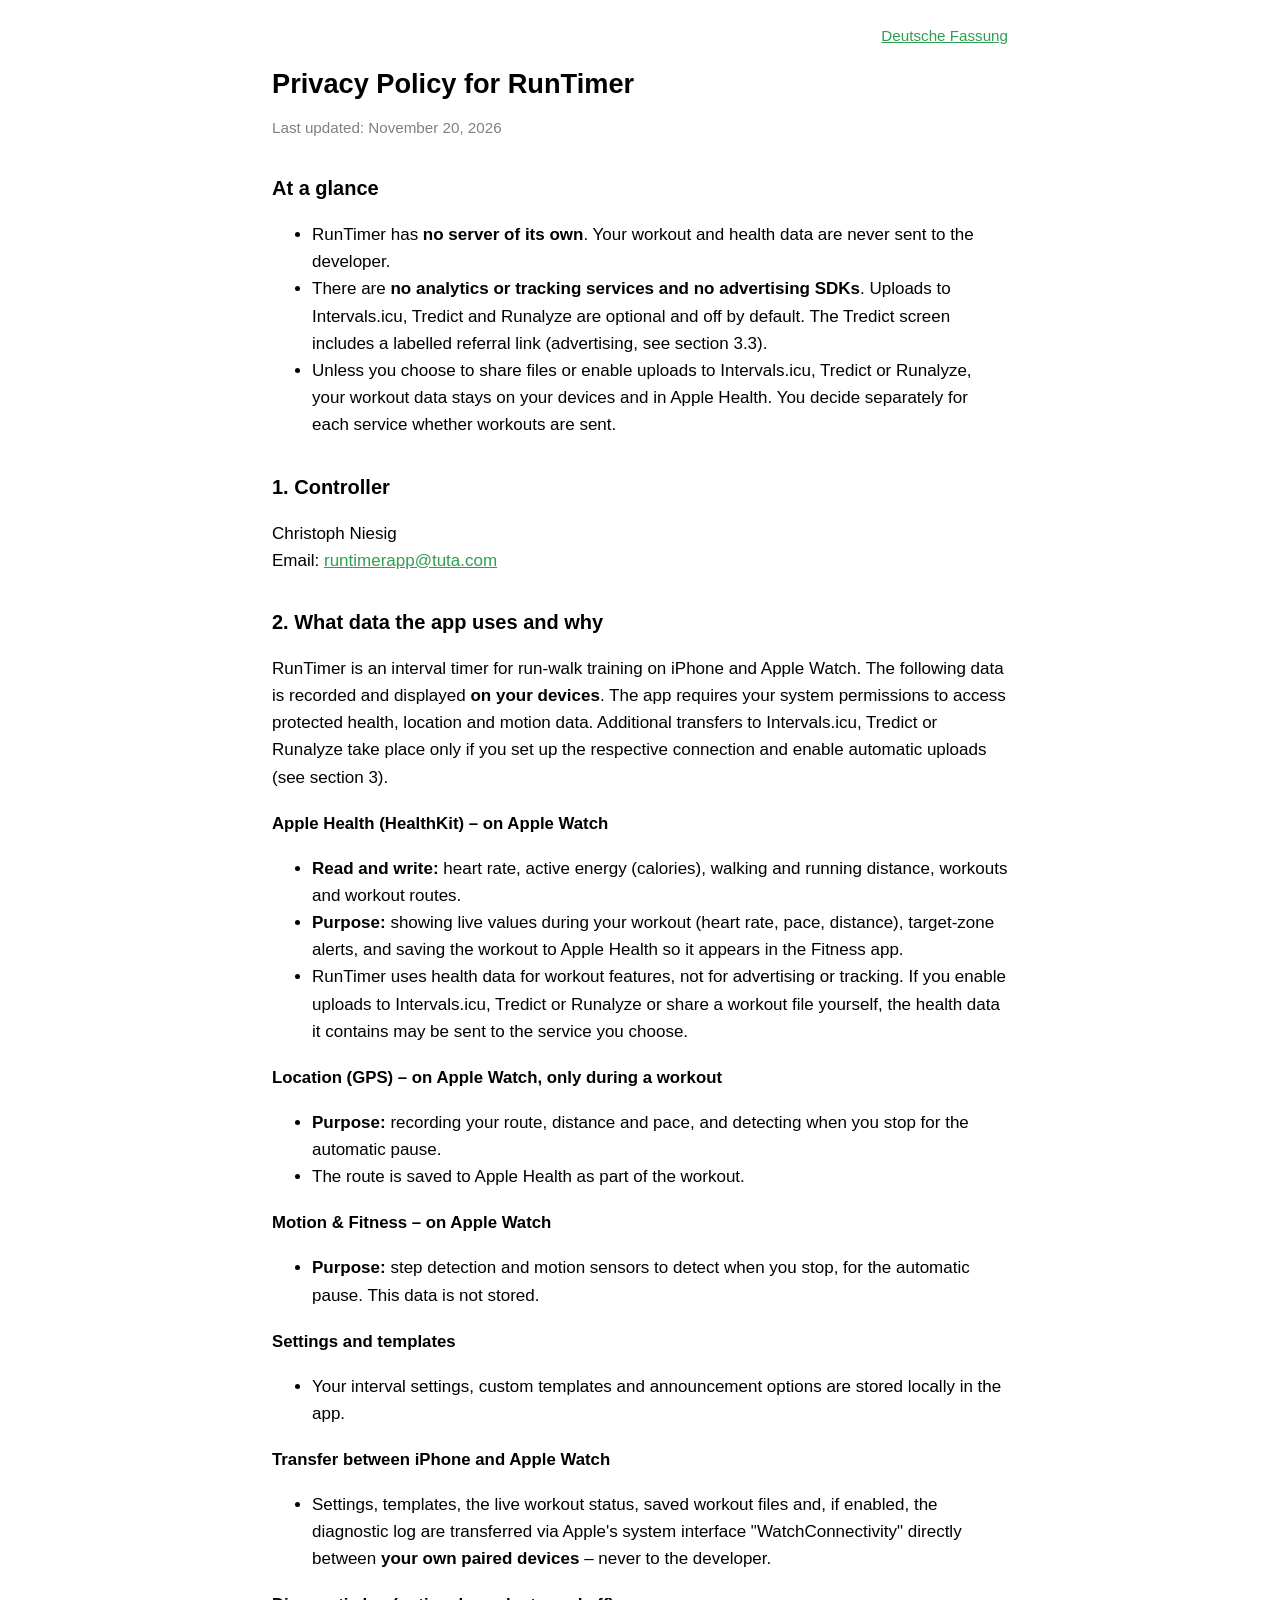
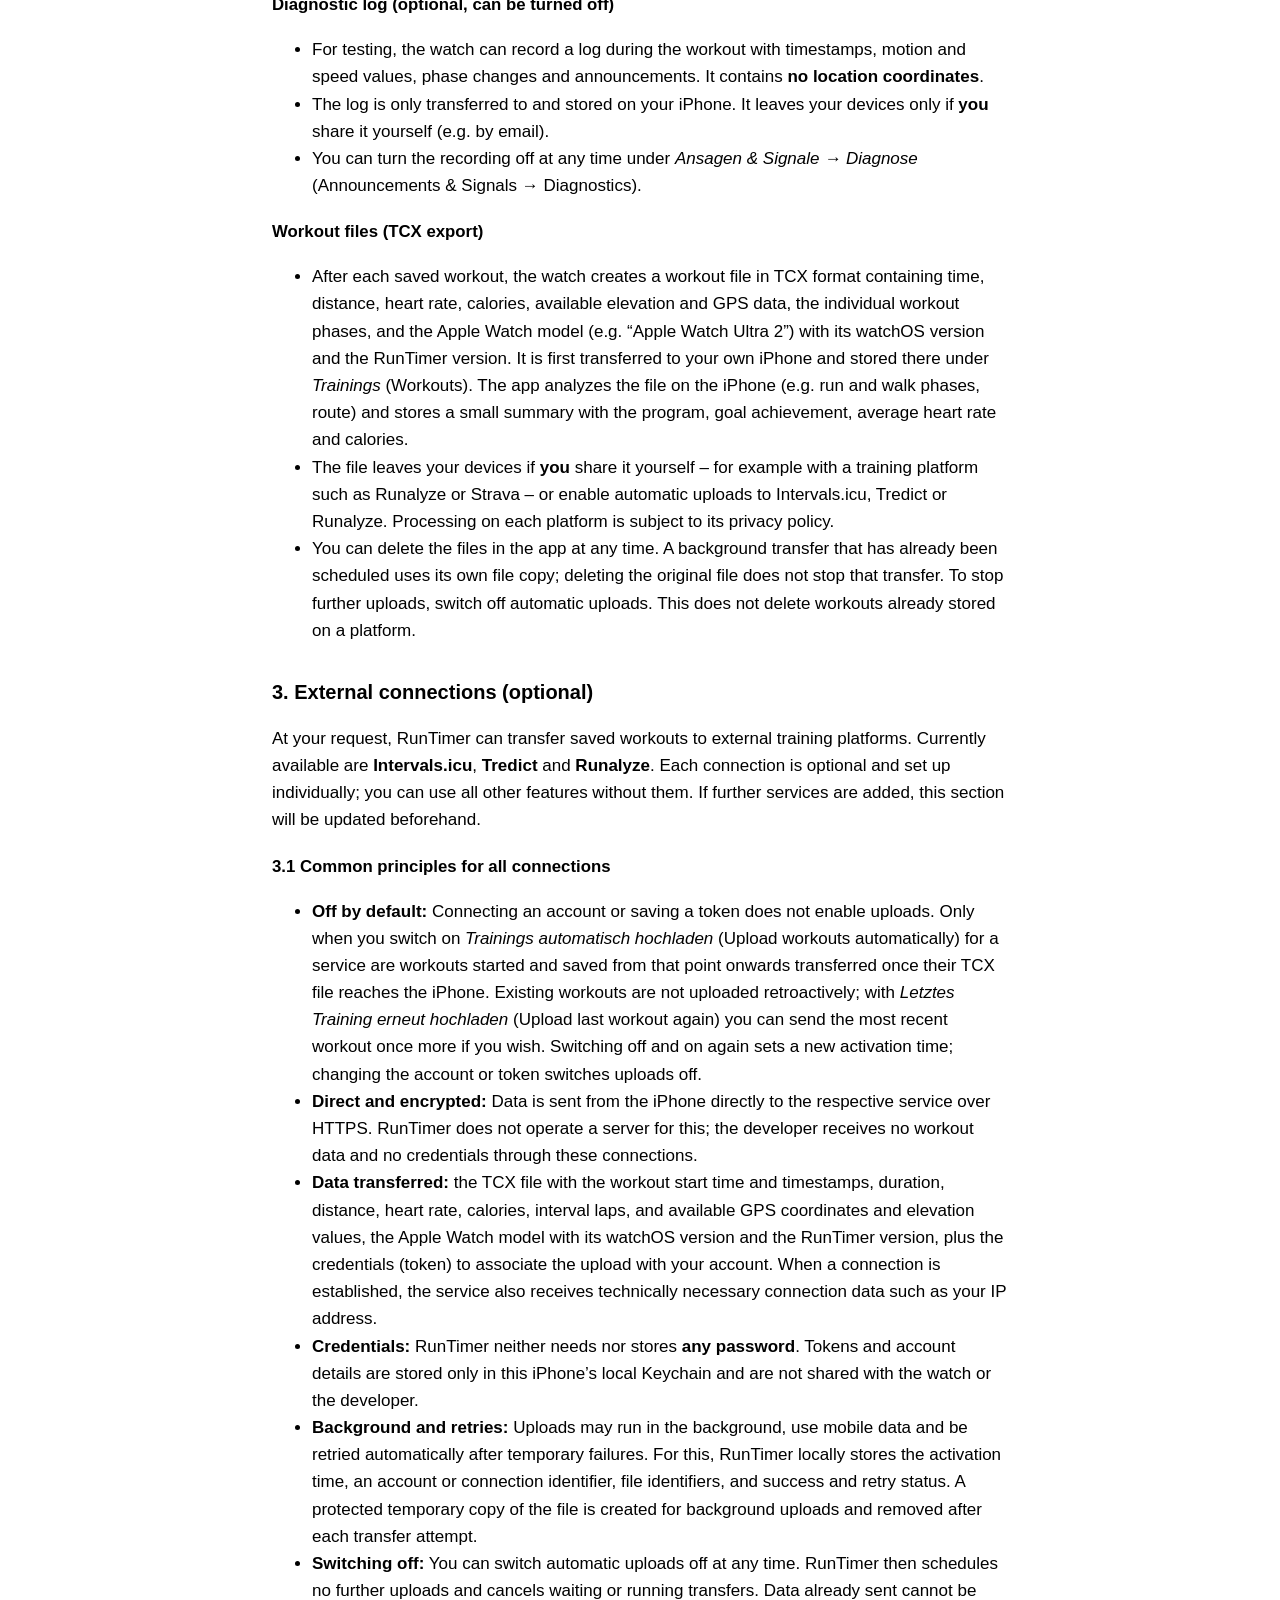
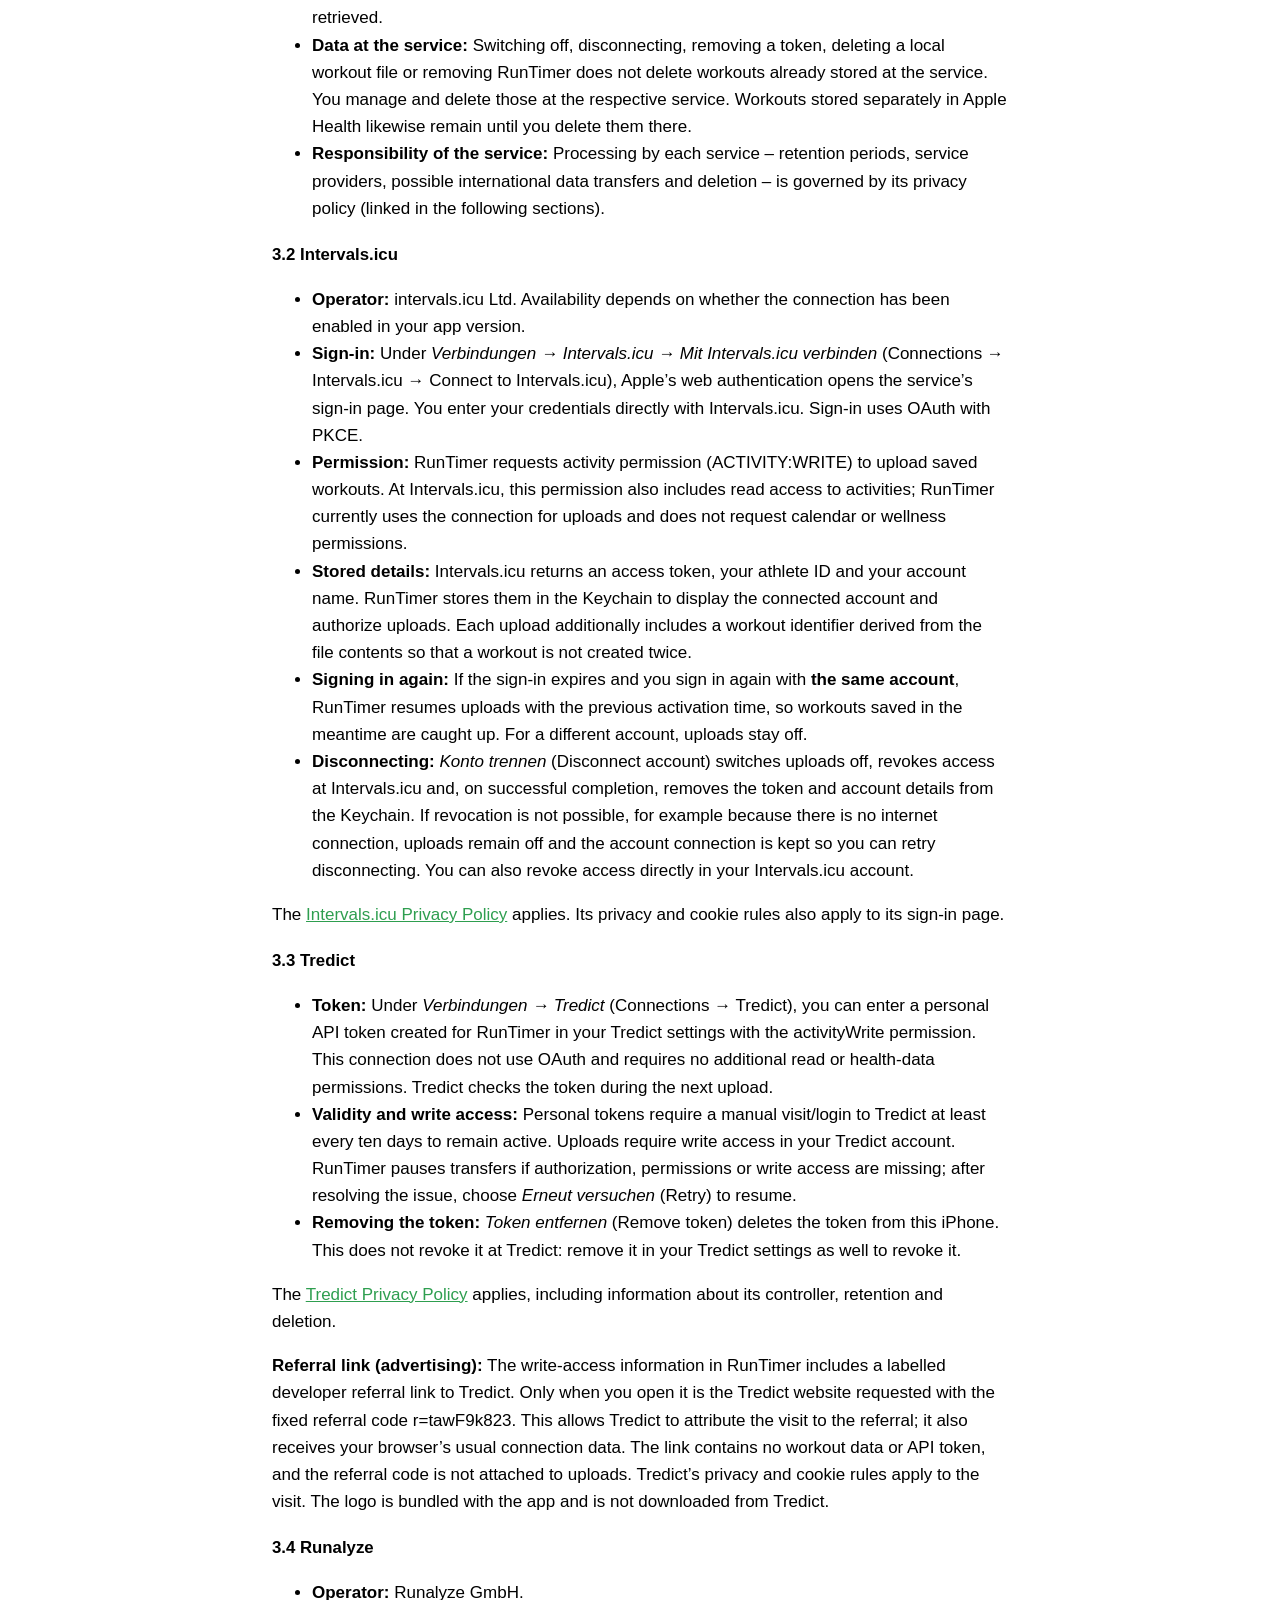
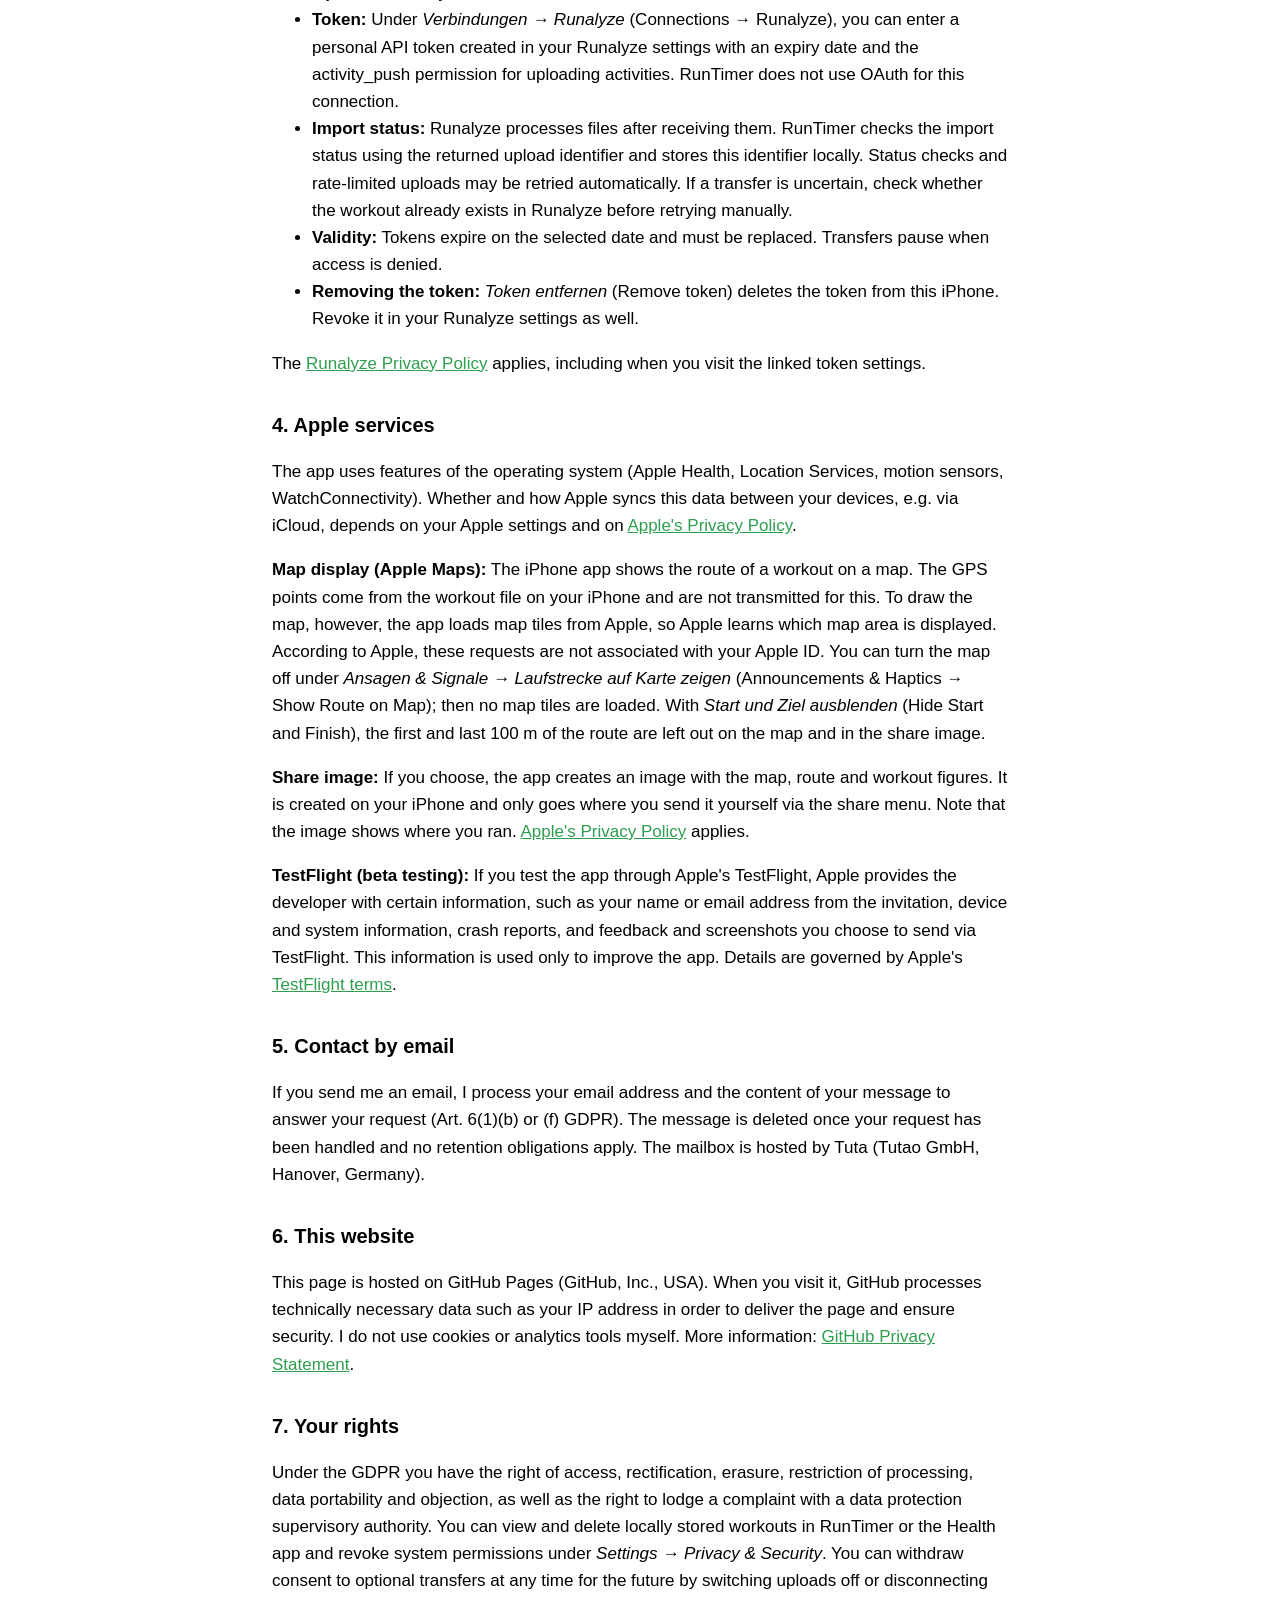
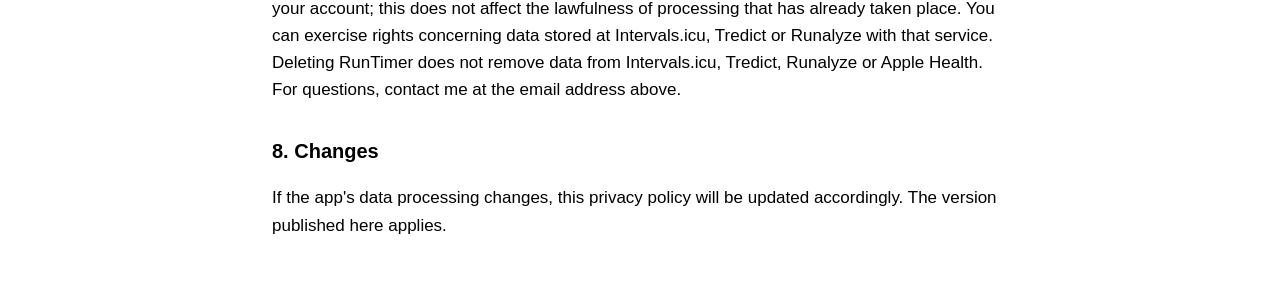
<file: privacy.html>
<!DOCTYPE html>
<html lang="en">
<head>
<meta charset="utf-8">
<meta name="viewport" content="width=device-width, initial-scale=1">
<title>RunTimer – Privacy Policy</title>
<link rel="stylesheet" href="style.css">
<link rel="icon" type="image/png" href="favicon.png">
<link rel="apple-touch-icon" href="apple-touch-icon.png">
</head>
<body>
<main>
<p class="lang"><a href="datenschutz.html" hreflang="de">Deutsche Fassung</a></p>
<h1>Privacy Policy for RunTimer</h1>
<p class="meta">Last updated: November 20, 2026</p>
<h2>At a glance</h2>
<ul>
  <li>RunTimer has <b>no server of its own</b>. Your workout and health data are never sent to the developer.</li>
  <li>There are <b>no analytics or tracking services and no advertising SDKs</b>. Uploads to Intervals.icu, Tredict and Runalyze are optional and off by default. The Tredict screen includes a labelled referral link (advertising, see section 3.3).</li>
  <li>Unless you choose to share files or enable uploads to Intervals.icu, Tredict or Runalyze, your workout data stays on your devices and in Apple Health. You decide separately for each service whether workouts are sent.</li>
</ul>
<h2>1. Controller</h2>
<p>Christoph Niesig<br>
Email: <a href="mailto:runtimerapp@tuta.com">runtimerapp@tuta.com</a></p>
<h2>2. What data the app uses and why</h2>
<p>RunTimer is an interval timer for run-walk training on iPhone and Apple Watch. The following data is recorded and displayed <b>on your devices</b>. The app requires your system permissions to access protected health, location and motion data. Additional transfers to Intervals.icu, Tredict or Runalyze take place only if you set up the respective connection and enable automatic uploads (see section 3).</p>
<h3>Apple Health (HealthKit) – on Apple Watch</h3>
<ul>
  <li><b>Read and write:</b> heart rate, active energy (calories), walking and running distance, workouts and workout routes.</li>
  <li><b>Purpose:</b> showing live values during your workout (heart rate, pace, distance), target-zone alerts, and saving the workout to Apple Health so it appears in the Fitness app.</li>
  <li>RunTimer uses health data for workout features, not for advertising or tracking. If you enable uploads to Intervals.icu, Tredict or Runalyze or share a workout file yourself, the health data it contains may be sent to the service you choose.</li>
</ul>
<h3>Location (GPS) – on Apple Watch, only during a workout</h3>
<ul>
  <li><b>Purpose:</b> recording your route, distance and pace, and detecting when you stop for the automatic pause.</li>
  <li>The route is saved to Apple Health as part of the workout.</li>
</ul>
<h3>Motion &amp; Fitness – on Apple Watch</h3>
<ul>
  <li><b>Purpose:</b> step detection and motion sensors to detect when you stop, for the automatic pause. This data is not stored.</li>
</ul>
<h3>Settings and templates</h3>
<ul>
  <li>Your interval settings, custom templates and announcement options are stored locally in the app.</li>
</ul>
<h3>Transfer between iPhone and Apple Watch</h3>
<ul>
  <li>Settings, templates, the live workout status, saved workout files and, if enabled, the diagnostic log are transferred via Apple's system interface "WatchConnectivity" directly between <b>your own paired devices</b> – never to the developer.</li>
</ul>
<h3>Diagnostic log (optional, can be turned off)</h3>
<ul>
  <li>For testing, the watch can record a log during the workout with timestamps, motion and speed values, phase changes and announcements. It contains <b>no location coordinates</b>.</li>
  <li>The log is only transferred to and stored on your iPhone. It leaves your devices only if <b>you</b> share it yourself (e.g. by email).</li>
  <li>You can turn the recording off at any time under <i>Ansagen &amp; Signale </i><i>→</i><i> Diagnose</i> (Announcements &amp; Signals → Diagnostics).</li>
</ul>
<h3>Workout files (TCX export)</h3>
<ul>
  <li>After each saved workout, the watch creates a workout file in TCX format containing time, distance, heart rate, calories, available elevation and GPS data, the individual workout phases, and the Apple Watch model (e.g. “Apple Watch Ultra 2”) with its watchOS version and the RunTimer version. It is first transferred to your own iPhone and stored there under <i>Trainings</i> (Workouts). The app analyzes the file on the iPhone (e.g. run and walk phases, route) and stores a small summary with the program, goal achievement, average heart rate and calories.</li>
  <li>The file leaves your devices if <b>you</b> share it yourself – for example with a training platform such as Runalyze or Strava – or enable automatic uploads to Intervals.icu, Tredict or Runalyze. Processing on each platform is subject to its privacy policy.</li>
  <li>You can delete the files in the app at any time. A background transfer that has already been scheduled uses its own file copy; deleting the original file does not stop that transfer. To stop further uploads, switch off automatic uploads. This does not delete workouts already stored on a platform.</li>
</ul>
<h2>3. External connections (optional)</h2>
<p>At your request, RunTimer can transfer saved workouts to external training platforms. Currently available are <b>Intervals.icu</b>, <b>Tredict</b> and <b>Runalyze</b>. Each connection is optional and set up individually; you can use all other features without them. If further services are added, this section will be updated beforehand.</p>

<h3>3.1 Common principles for all connections</h3>
<ul>
  <li><b>Off by default:</b> Connecting an account or saving a token does not enable uploads. Only when you switch on <i>Trainings automatisch hochladen</i> (Upload workouts automatically) for a service are workouts started and saved from that point onwards transferred once their TCX file reaches the iPhone. Existing workouts are not uploaded retroactively; with <i>Letztes Training erneut hochladen</i> (Upload last workout again) you can send the most recent workout once more if you wish. Switching off and on again sets a new activation time; changing the account or token switches uploads off.</li>
  <li><b>Direct and encrypted:</b> Data is sent from the iPhone directly to the respective service over HTTPS. RunTimer does not operate a server for this; the developer receives no workout data and no credentials through these connections.</li>
  <li><b>Data transferred:</b> the TCX file with the workout start time and timestamps, duration, distance, heart rate, calories, interval laps, and available GPS coordinates and elevation values, the Apple Watch model with its watchOS version and the RunTimer version, plus the credentials (token) to associate the upload with your account. When a connection is established, the service also receives technically necessary connection data such as your IP address.</li>
  <li><b>Credentials:</b> RunTimer neither needs nor stores <b>any password</b>. Tokens and account details are stored only in this iPhone’s local Keychain and are not shared with the watch or the developer.</li>
  <li><b>Background and retries:</b> Uploads may run in the background, use mobile data and be retried automatically after temporary failures. For this, RunTimer locally stores the activation time, an account or connection identifier, file identifiers, and success and retry status. A protected temporary copy of the file is created for background uploads and removed after each transfer attempt.</li>
  <li><b>Switching off:</b> You can switch automatic uploads off at any time. RunTimer then schedules no further uploads and cancels waiting or running transfers. Data already sent cannot be retrieved.</li>
  <li><b>Data at the service:</b> Switching off, disconnecting, removing a token, deleting a local workout file or removing RunTimer does not delete workouts already stored at the service. You manage and delete those at the respective service. Workouts stored separately in Apple Health likewise remain until you delete them there.</li>
  <li><b>Responsibility of the service:</b> Processing by each service – retention periods, service providers, possible international data transfers and deletion – is governed by its privacy policy (linked in the following sections).</li>
</ul>

<h3>3.2 Intervals.icu</h3>
<ul>
  <li><b>Operator:</b> intervals.icu Ltd. Availability depends on whether the connection has been enabled in your app version.</li>
  <li><b>Sign-in:</b> Under <i>Verbindungen → Intervals.icu → Mit Intervals.icu verbinden</i> (Connections → Intervals.icu → Connect to Intervals.icu), Apple’s web authentication opens the service’s sign-in page. You enter your credentials directly with Intervals.icu. Sign-in uses OAuth with PKCE.</li>
  <li><b>Permission:</b> RunTimer requests activity permission (ACTIVITY:WRITE) to upload saved workouts. At Intervals.icu, this permission also includes read access to activities; RunTimer currently uses the connection for uploads and does not request calendar or wellness permissions.</li>
  <li><b>Stored details:</b> Intervals.icu returns an access token, your athlete ID and your account name. RunTimer stores them in the Keychain to display the connected account and authorize uploads. Each upload additionally includes a workout identifier derived from the file contents so that a workout is not created twice.</li>
  <li><b>Signing in again:</b> If the sign-in expires and you sign in again with <b>the same account</b>, RunTimer resumes uploads with the previous activation time, so workouts saved in the meantime are caught up. For a different account, uploads stay off.</li>
  <li><b>Disconnecting:</b> <i>Konto trennen</i> (Disconnect account) switches uploads off, revokes access at Intervals.icu and, on successful completion, removes the token and account details from the Keychain. If revocation is not possible, for example because there is no internet connection, uploads remain off and the account connection is kept so you can retry disconnecting. You can also revoke access directly in your Intervals.icu account.</li>
</ul>
<p>The <a href="https://www.intervals.icu/privacy-policy/">Intervals.icu Privacy Policy</a> applies. Its privacy and cookie rules also apply to its sign-in page.</p>

<h3>3.3 Tredict</h3>
<ul>
  <li><b>Token:</b> Under <i>Verbindungen → Tredict</i> (Connections → Tredict), you can enter a personal API token created for RunTimer in your Tredict settings with the activityWrite permission. This connection does not use OAuth and requires no additional read or health-data permissions. Tredict checks the token during the next upload.</li>
  <li><b>Validity and write access:</b> Personal tokens require a manual visit/login to Tredict at least every ten days to remain active. Uploads require write access in your Tredict account. RunTimer pauses transfers if authorization, permissions or write access are missing; after resolving the issue, choose <i>Erneut versuchen</i> (Retry) to resume.</li>
  <li><b>Removing the token:</b> <i>Token entfernen</i> (Remove token) deletes the token from this iPhone. This does not revoke it at Tredict: remove it in your Tredict settings as well to revoke it.</li>
</ul>
<p>The <a href="https://www.tredict.com/privacy/">Tredict Privacy Policy</a> applies, including information about its controller, retention and deletion.</p>
<p><b>Referral link (advertising):</b> The write-access information in RunTimer includes a labelled developer referral link to Tredict. Only when you open it is the Tredict website requested with the fixed referral code r=tawF9k823. This allows Tredict to attribute the visit to the referral; it also receives your browser’s usual connection data. The link contains no workout data or API token, and the referral code is not attached to uploads. Tredict’s privacy and cookie rules apply to the visit. The logo is bundled with the app and is not downloaded from Tredict.</p>

<h3>3.4 Runalyze</h3>
<ul>
  <li><b>Operator:</b> Runalyze GmbH.</li>
  <li><b>Token:</b> Under <i>Verbindungen → Runalyze</i> (Connections → Runalyze), you can enter a personal API token created in your Runalyze settings with an expiry date and the activity_push permission for uploading activities. RunTimer does not use OAuth for this connection.</li>
  <li><b>Import status:</b> Runalyze processes files after receiving them. RunTimer checks the import status using the returned upload identifier and stores this identifier locally. Status checks and rate-limited uploads may be retried automatically. If a transfer is uncertain, check whether the workout already exists in Runalyze before retrying manually.</li>
  <li><b>Validity:</b> Tokens expire on the selected date and must be replaced. Transfers pause when access is denied.</li>
  <li><b>Removing the token:</b> <i>Token entfernen</i> (Remove token) deletes the token from this iPhone. Revoke it in your Runalyze settings as well.</li>
</ul>
<p>The <a href="https://runalyze.com/en/legal/privacy">Runalyze Privacy Policy</a> applies, including when you visit the linked token settings.</p>
<h2>4. Apple services</h2>
<p>The app uses features of the operating system (Apple Health, Location Services, motion sensors, WatchConnectivity). Whether and how Apple syncs this data between your devices, e.g. via iCloud, depends on your Apple settings and on <a href="https://www.apple.com/legal/privacy/">Apple's Privacy Policy</a>.</p>
<p><b>Map display (Apple Maps):</b> The iPhone app shows the route of a workout on a map. The GPS points come from the workout file on your iPhone and are not transmitted for this. To draw the map, however, the app loads map tiles from Apple, so Apple learns which map area is displayed. According to Apple, these requests are not associated with your Apple ID. You can turn the map off under <i>Ansagen &amp; Signale → Laufstrecke auf Karte zeigen</i> (Announcements &amp; Haptics → Show Route on Map); then no map tiles are loaded. With <i>Start und Ziel ausblenden</i> (Hide Start and Finish), the first and last 100 m of the route are left out on the map and in the share image.</p>
<p><b>Share image:</b> If you choose, the app creates an image with the map, route and workout figures. It is created on your iPhone and only goes where you send it yourself via the share menu. Note that the image shows where you ran. <a href="https://www.apple.com/legal/privacy/">Apple's Privacy Policy</a> applies.</p>
<p><b>TestFlight (beta testing):</b> If you test the app through Apple's TestFlight, Apple provides the developer with certain information, such as your name or email address from the invitation, device and system information, crash reports, and feedback and screenshots you choose to send via TestFlight. This information is used only to improve the app. Details are governed by Apple's <a href="https://www.apple.com/legal/internet-services/itunes/testflight/sren/terms.html">TestFlight terms</a>.</p>
<h2>5. Contact by email</h2>
<p>If you send me an email, I process your email address and the content of your message to answer your request (Art. 6(1)(b) or (f) GDPR). The message is deleted once your request has been handled and no retention obligations apply. The mailbox is hosted by Tuta (Tutao GmbH, Hanover, Germany).</p>
<h2>6. This website</h2>
<p>This page is hosted on GitHub Pages (GitHub, Inc., USA). When you visit it, GitHub processes technically necessary data such as your IP address in order to deliver the page and ensure security. I do not use cookies or analytics tools myself. More information: <a href="https://docs.github.com/en/site-policy/privacy-policies/github-general-privacy-statement">GitHub Privacy Statement</a>.</p>
<h2>7. Your rights</h2>
<p>Under the GDPR you have the right of access, rectification, erasure, restriction of processing, data portability and objection, as well as the right to lodge a complaint with a data protection supervisory authority. You can view and delete locally stored workouts in RunTimer or the Health app and revoke system permissions under <i>Settings </i><i>→</i><i> Privacy &amp; Security</i>. You can withdraw consent to optional transfers at any time for the future by switching uploads off or disconnecting your account; this does not affect the lawfulness of processing that has already taken place. You can exercise rights concerning data stored at Intervals.icu, Tredict or Runalyze with that service. Deleting RunTimer does not remove data from Intervals.icu, Tredict, Runalyze or Apple Health. For questions, contact me at the email address above.</p>
<h2>8. Changes</h2>
<p>If the app's data processing changes, this privacy policy will be updated accordingly. The version published here applies.</p>
</main>
</body>
</html>
</file>
<file: style.css>
/* Schlichtes, gut lesbares Layout – ohne externe Schriften oder Skripte,
   damit beim Aufruf keine Daten an Dritte gehen. */
:root {
  color-scheme: light dark;
  --accent: #2e9e4f;
}
body {
  margin: 0;
  font-family: -apple-system, BlinkMacSystemFont, "Segoe UI", Roboto, Helvetica, Arial, sans-serif;
  line-height: 1.6;
  font-size: 17px;
}
main {
  max-width: 46rem;
  margin: 0 auto;
  padding: 1.5rem 1.25rem 3rem;
}
h1 { font-size: 1.7rem; line-height: 1.25; margin-bottom: 0.25rem; }
h2 { font-size: 1.25rem; margin-top: 2rem; }
h3 { font-size: 1.05rem; margin-top: 1.25rem; margin-bottom: 0.25rem; }
a { color: var(--accent); }
.meta { color: GrayText; font-size: 0.95rem; }
.lang { text-align: right; margin: 0; font-size: 0.95rem; }
.links { list-style: none; padding: 0; font-size: 1.15rem; }
.links li { margin: 0.5rem 0; }

.lead { font-size: 1.15rem; margin-top: 0; }
.footer { margin-top: 3rem; border-top: 1px solid color-mix(in srgb, GrayText 40%, transparent); padding-top: 1rem; }

/* FAQ: aufklappbare Einträge */
details {
  border: 1px solid color-mix(in srgb, GrayText 35%, transparent);
  border-radius: 10px;
  padding: 0.6rem 0.9rem;
  margin: 0.6rem 0;
}
details[open] { padding-bottom: 0.2rem; }
summary { cursor: pointer; font-weight: 600; }
details p { margin: 0.5rem 0; }

/* App-Logo: abgerundet wie ein App-Icon */
.logo { border-radius: 22%; display: block; margin: 0.5rem 0 0.25rem; }
.logo-small { border-radius: 22%; vertical-align: -0.35em; margin-right: 0.2rem; }
</file>
